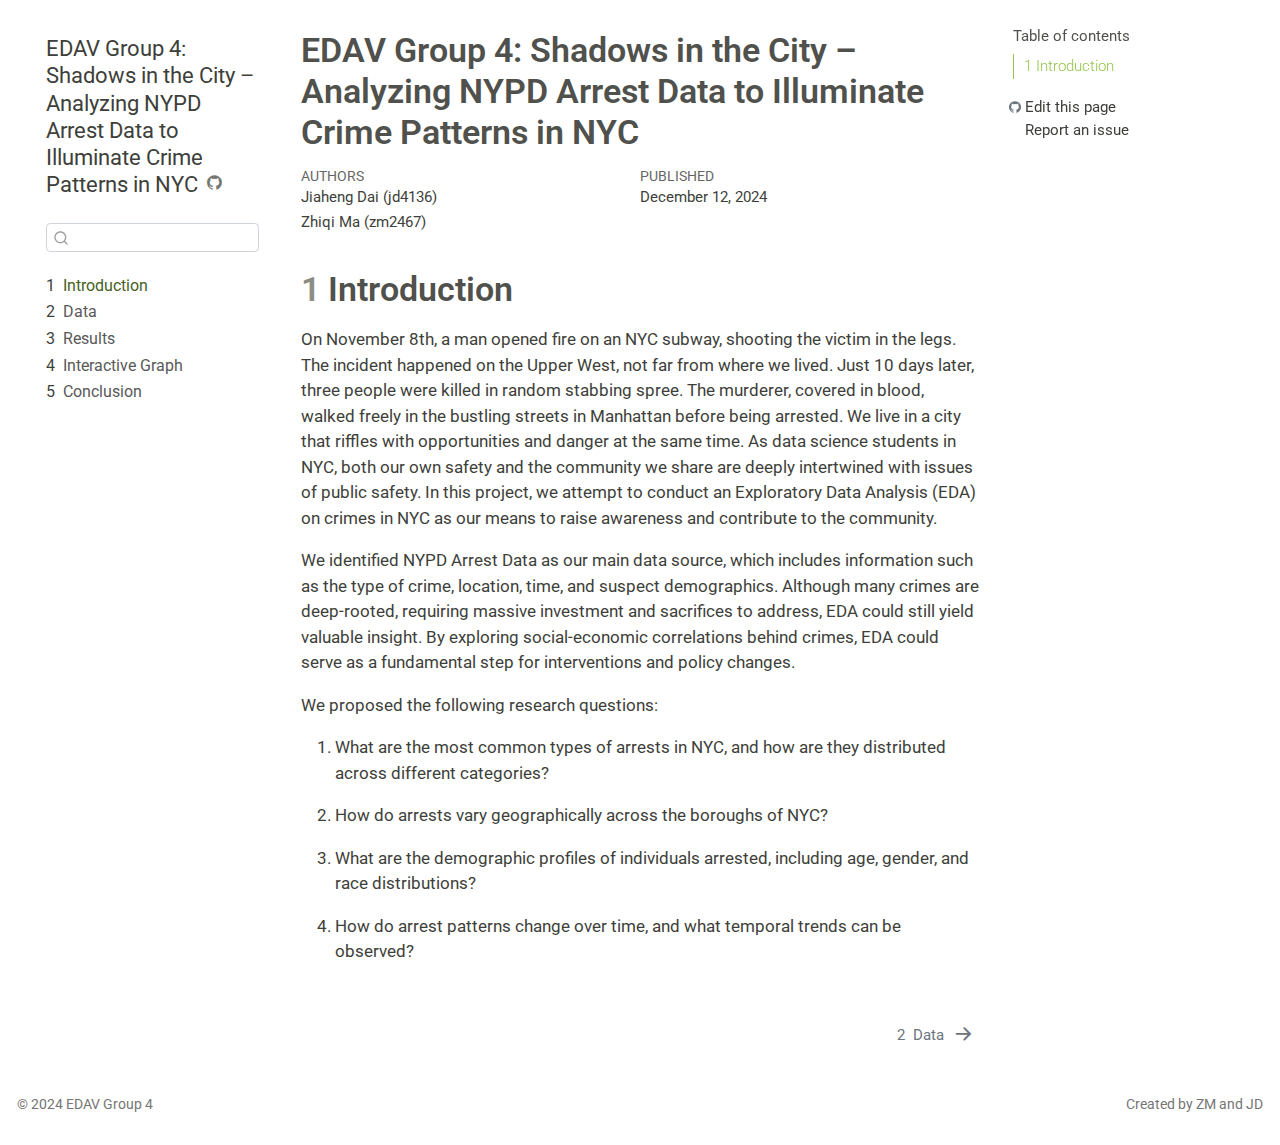
<file: docs/index.html>
<!DOCTYPE html>
<html xmlns="http://www.w3.org/1999/xhtml" lang="en" xml:lang="en"><head>

<meta charset="utf-8">
<meta name="generator" content="quarto-1.3.450">

<meta name="viewport" content="width=device-width, initial-scale=1.0, user-scalable=yes">

<meta name="author" content="Jiaheng Dai (jd4136)">
<meta name="author" content="Zhiqi Ma (zm2467)">
<meta name="dcterms.date" content="2024-12-12">

<title>EDAV Group 4: Shadows in the City – Analyzing NYPD Arrest Data to Illuminate Crime Patterns in NYC</title>
<style>
code{white-space: pre-wrap;}
span.smallcaps{font-variant: small-caps;}
div.columns{display: flex; gap: min(4vw, 1.5em);}
div.column{flex: auto; overflow-x: auto;}
div.hanging-indent{margin-left: 1.5em; text-indent: -1.5em;}
ul.task-list{list-style: none;}
ul.task-list li input[type="checkbox"] {
  width: 0.8em;
  margin: 0 0.8em 0.2em -1em; /* quarto-specific, see https://github.com/quarto-dev/quarto-cli/issues/4556 */ 
  vertical-align: middle;
}
</style>


<script src="site_libs/quarto-nav/quarto-nav.js"></script>
<script src="site_libs/quarto-nav/headroom.min.js"></script>
<script src="site_libs/clipboard/clipboard.min.js"></script>
<script src="site_libs/quarto-search/autocomplete.umd.js"></script>
<script src="site_libs/quarto-search/fuse.min.js"></script>
<script src="site_libs/quarto-search/quarto-search.js"></script>
<meta name="quarto:offset" content="./">
<link href="./data.html" rel="next">
<script src="site_libs/quarto-html/quarto.js"></script>
<script src="site_libs/quarto-html/popper.min.js"></script>
<script src="site_libs/quarto-html/tippy.umd.min.js"></script>
<script src="site_libs/quarto-html/anchor.min.js"></script>
<link href="site_libs/quarto-html/tippy.css" rel="stylesheet">
<script src="site_libs/bootstrap/bootstrap.min.js"></script>
<link href="site_libs/bootstrap/bootstrap-icons.css" rel="stylesheet">
<link href="site_libs/bootstrap/bootstrap.min.css" rel="stylesheet" id="quarto-bootstrap" data-mode="light">
<script id="quarto-search-options" type="application/json">{
  "location": "sidebar",
  "copy-button": false,
  "collapse-after": 3,
  "panel-placement": "start",
  "type": "textbox",
  "limit": 20,
  "language": {
    "search-no-results-text": "No results",
    "search-matching-documents-text": "matching documents",
    "search-copy-link-title": "Copy link to search",
    "search-hide-matches-text": "Hide additional matches",
    "search-more-match-text": "more match in this document",
    "search-more-matches-text": "more matches in this document",
    "search-clear-button-title": "Clear",
    "search-detached-cancel-button-title": "Cancel",
    "search-submit-button-title": "Submit",
    "search-label": "Search"
  }
}</script>


</head>

<body class="nav-sidebar floating">

<div id="quarto-search-results"></div>
  <header id="quarto-header" class="headroom fixed-top">
  <nav class="quarto-secondary-nav">
    <div class="container-fluid d-flex">
      <button type="button" class="quarto-btn-toggle btn" data-bs-toggle="collapse" data-bs-target="#quarto-sidebar,#quarto-sidebar-glass" aria-controls="quarto-sidebar" aria-expanded="false" aria-label="Toggle sidebar navigation" onclick="if (window.quartoToggleHeadroom) { window.quartoToggleHeadroom(); }">
        <i class="bi bi-layout-text-sidebar-reverse"></i>
      </button>
      <nav class="quarto-page-breadcrumbs" aria-label="breadcrumb"><ol class="breadcrumb"><li class="breadcrumb-item"><a href="./index.html"><span class="chapter-number">1</span>&nbsp; <span class="chapter-title">Introduction</span></a></li></ol></nav>
      <a class="flex-grow-1" role="button" data-bs-toggle="collapse" data-bs-target="#quarto-sidebar,#quarto-sidebar-glass" aria-controls="quarto-sidebar" aria-expanded="false" aria-label="Toggle sidebar navigation" onclick="if (window.quartoToggleHeadroom) { window.quartoToggleHeadroom(); }">      
      </a>
      <button type="button" class="btn quarto-search-button" aria-label="" onclick="window.quartoOpenSearch();">
        <i class="bi bi-search"></i>
      </button>
    </div>
  </nav>
</header>
<!-- content -->
<div id="quarto-content" class="quarto-container page-columns page-rows-contents page-layout-article">
<!-- sidebar -->
  <nav id="quarto-sidebar" class="sidebar collapse collapse-horizontal sidebar-navigation floating overflow-auto">
    <div class="pt-lg-2 mt-2 text-left sidebar-header">
    <div class="sidebar-title mb-0 py-0">
      <a href="./">EDAV Group 4: Shadows in the City – Analyzing NYPD Arrest Data to Illuminate Crime Patterns in NYC</a> 
        <div class="sidebar-tools-main">
    <a href="https://github.com/jdai0/EDAV_Final_Project_Group4" rel="" title="Source Code" class="quarto-navigation-tool px-1" aria-label="Source Code"><i class="bi bi-github"></i></a>
</div>
    </div>
      </div>
        <div class="mt-2 flex-shrink-0 align-items-center">
        <div class="sidebar-search">
        <div id="quarto-search" class="" title="Search"></div>
        </div>
        </div>
    <div class="sidebar-menu-container"> 
    <ul class="list-unstyled mt-1">
        <li class="sidebar-item">
  <div class="sidebar-item-container"> 
  <a href="./index.html" class="sidebar-item-text sidebar-link active">
 <span class="menu-text"><span class="chapter-number">1</span>&nbsp; <span class="chapter-title">Introduction</span></span></a>
  </div>
</li>
        <li class="sidebar-item">
  <div class="sidebar-item-container"> 
  <a href="./data.html" class="sidebar-item-text sidebar-link">
 <span class="menu-text"><span class="chapter-number">2</span>&nbsp; <span class="chapter-title">Data</span></span></a>
  </div>
</li>
        <li class="sidebar-item">
  <div class="sidebar-item-container"> 
  <a href="./results.html" class="sidebar-item-text sidebar-link">
 <span class="menu-text"><span class="chapter-number">3</span>&nbsp; <span class="chapter-title">Results</span></span></a>
  </div>
</li>
        <li class="sidebar-item">
  <div class="sidebar-item-container"> 
  <a href="./d3graph.html" class="sidebar-item-text sidebar-link">
 <span class="menu-text"><span class="chapter-number">4</span>&nbsp; <span class="chapter-title">Interactive Graph</span></span></a>
  </div>
</li>
        <li class="sidebar-item">
  <div class="sidebar-item-container"> 
  <a href="./conclusion.html" class="sidebar-item-text sidebar-link">
 <span class="menu-text"><span class="chapter-number">5</span>&nbsp; <span class="chapter-title">Conclusion</span></span></a>
  </div>
</li>
    </ul>
    </div>
</nav>
<div id="quarto-sidebar-glass" data-bs-toggle="collapse" data-bs-target="#quarto-sidebar,#quarto-sidebar-glass"></div>
<!-- margin-sidebar -->
    <div id="quarto-margin-sidebar" class="sidebar margin-sidebar">
        <nav id="TOC" role="doc-toc" class="toc-active">
    <h2 id="toc-title">Table of contents</h2>
   
  <ul>
  <li><a href="#introduction" id="toc-introduction" class="nav-link active" data-scroll-target="#introduction"><span class="header-section-number">1</span> Introduction</a></li>
  </ul>
<div class="toc-actions"><div><i class="bi bi-github"></i></div><div class="action-links"><p><a href="https://github.com/jdai0/EDAV_Final_Project_Group4/edit/main/index.qmd" class="toc-action">Edit this page</a></p><p><a href="https://github.com/jdai0/EDAV_Final_Project_Group4/issues/new" class="toc-action">Report an issue</a></p></div></div></nav>
    </div>
<!-- main -->
<main class="content" id="quarto-document-content">

<header id="title-block-header" class="quarto-title-block default">
<div class="quarto-title">
<h1 class="title">EDAV Group 4: Shadows in the City – Analyzing NYPD Arrest Data to Illuminate Crime Patterns in NYC</h1>
</div>



<div class="quarto-title-meta">

    <div>
    <div class="quarto-title-meta-heading">Authors</div>
    <div class="quarto-title-meta-contents">
             <p>Jiaheng Dai (jd4136) </p>
             <p>Zhiqi Ma (zm2467) </p>
          </div>
  </div>
    
    <div>
    <div class="quarto-title-meta-heading">Published</div>
    <div class="quarto-title-meta-contents">
      <p class="date">December 12, 2024</p>
    </div>
  </div>
  
    
  </div>
  

</header>

<section id="introduction" class="level1" data-number="1">
<h1 data-number="1"><span class="header-section-number">1</span> Introduction</h1>
<p>On November 8th, a man opened fire on an NYC subway, shooting the victim in the legs. The incident happened on the Upper West, not far from where we lived. Just 10 days later, three people were killed in random stabbing spree. The murderer, covered in blood, walked freely in the bustling streets in Manhattan before being arrested. We live in a city that riffles with opportunities and danger at the same time. As data science students in NYC, both our own safety and the community we share are deeply intertwined with issues of public safety. In this project, we attempt to conduct an Exploratory Data Analysis (EDA) on crimes in NYC as our means to raise awareness and contribute to the community.</p>
<p>We identified NYPD Arrest Data as our main data source, which includes information such as the type of crime, location, time, and suspect demographics. Although many crimes are deep-rooted, requiring massive investment and sacrifices to address, EDA could still yield valuable insight. By exploring social-economic correlations behind crimes, EDA could serve as a fundamental step for interventions and policy changes.</p>
<p>We proposed the following research questions:</p>
<ol type="1">
<li><p>What are the most common types of arrests in NYC, and how are they distributed across different categories?</p></li>
<li><p>How do arrests vary geographically across the boroughs of NYC?</p></li>
<li><p>What are the demographic profiles of individuals arrested, including age, gender, and race distributions?</p></li>
<li><p>How do arrest patterns change over time, and what temporal trends can be observed?</p></li>
</ol>


</section>

</main> <!-- /main -->
<script id="quarto-html-after-body" type="application/javascript">
window.document.addEventListener("DOMContentLoaded", function (event) {
  const toggleBodyColorMode = (bsSheetEl) => {
    const mode = bsSheetEl.getAttribute("data-mode");
    const bodyEl = window.document.querySelector("body");
    if (mode === "dark") {
      bodyEl.classList.add("quarto-dark");
      bodyEl.classList.remove("quarto-light");
    } else {
      bodyEl.classList.add("quarto-light");
      bodyEl.classList.remove("quarto-dark");
    }
  }
  const toggleBodyColorPrimary = () => {
    const bsSheetEl = window.document.querySelector("link#quarto-bootstrap");
    if (bsSheetEl) {
      toggleBodyColorMode(bsSheetEl);
    }
  }
  toggleBodyColorPrimary();  
  const icon = "";
  const anchorJS = new window.AnchorJS();
  anchorJS.options = {
    placement: 'right',
    icon: icon
  };
  anchorJS.add('.anchored');
  const isCodeAnnotation = (el) => {
    for (const clz of el.classList) {
      if (clz.startsWith('code-annotation-')) {                     
        return true;
      }
    }
    return false;
  }
  const clipboard = new window.ClipboardJS('.code-copy-button', {
    text: function(trigger) {
      const codeEl = trigger.previousElementSibling.cloneNode(true);
      for (const childEl of codeEl.children) {
        if (isCodeAnnotation(childEl)) {
          childEl.remove();
        }
      }
      return codeEl.innerText;
    }
  });
  clipboard.on('success', function(e) {
    // button target
    const button = e.trigger;
    // don't keep focus
    button.blur();
    // flash "checked"
    button.classList.add('code-copy-button-checked');
    var currentTitle = button.getAttribute("title");
    button.setAttribute("title", "Copied!");
    let tooltip;
    if (window.bootstrap) {
      button.setAttribute("data-bs-toggle", "tooltip");
      button.setAttribute("data-bs-placement", "left");
      button.setAttribute("data-bs-title", "Copied!");
      tooltip = new bootstrap.Tooltip(button, 
        { trigger: "manual", 
          customClass: "code-copy-button-tooltip",
          offset: [0, -8]});
      tooltip.show();    
    }
    setTimeout(function() {
      if (tooltip) {
        tooltip.hide();
        button.removeAttribute("data-bs-title");
        button.removeAttribute("data-bs-toggle");
        button.removeAttribute("data-bs-placement");
      }
      button.setAttribute("title", currentTitle);
      button.classList.remove('code-copy-button-checked');
    }, 1000);
    // clear code selection
    e.clearSelection();
  });
  function tippyHover(el, contentFn) {
    const config = {
      allowHTML: true,
      content: contentFn,
      maxWidth: 500,
      delay: 100,
      arrow: false,
      appendTo: function(el) {
          return el.parentElement;
      },
      interactive: true,
      interactiveBorder: 10,
      theme: 'quarto',
      placement: 'bottom-start'
    };
    window.tippy(el, config); 
  }
  const noterefs = window.document.querySelectorAll('a[role="doc-noteref"]');
  for (var i=0; i<noterefs.length; i++) {
    const ref = noterefs[i];
    tippyHover(ref, function() {
      // use id or data attribute instead here
      let href = ref.getAttribute('data-footnote-href') || ref.getAttribute('href');
      try { href = new URL(href).hash; } catch {}
      const id = href.replace(/^#\/?/, "");
      const note = window.document.getElementById(id);
      return note.innerHTML;
    });
  }
      let selectedAnnoteEl;
      const selectorForAnnotation = ( cell, annotation) => {
        let cellAttr = 'data-code-cell="' + cell + '"';
        let lineAttr = 'data-code-annotation="' +  annotation + '"';
        const selector = 'span[' + cellAttr + '][' + lineAttr + ']';
        return selector;
      }
      const selectCodeLines = (annoteEl) => {
        const doc = window.document;
        const targetCell = annoteEl.getAttribute("data-target-cell");
        const targetAnnotation = annoteEl.getAttribute("data-target-annotation");
        const annoteSpan = window.document.querySelector(selectorForAnnotation(targetCell, targetAnnotation));
        const lines = annoteSpan.getAttribute("data-code-lines").split(",");
        const lineIds = lines.map((line) => {
          return targetCell + "-" + line;
        })
        let top = null;
        let height = null;
        let parent = null;
        if (lineIds.length > 0) {
            //compute the position of the single el (top and bottom and make a div)
            const el = window.document.getElementById(lineIds[0]);
            top = el.offsetTop;
            height = el.offsetHeight;
            parent = el.parentElement.parentElement;
          if (lineIds.length > 1) {
            const lastEl = window.document.getElementById(lineIds[lineIds.length - 1]);
            const bottom = lastEl.offsetTop + lastEl.offsetHeight;
            height = bottom - top;
          }
          if (top !== null && height !== null && parent !== null) {
            // cook up a div (if necessary) and position it 
            let div = window.document.getElementById("code-annotation-line-highlight");
            if (div === null) {
              div = window.document.createElement("div");
              div.setAttribute("id", "code-annotation-line-highlight");
              div.style.position = 'absolute';
              parent.appendChild(div);
            }
            div.style.top = top - 2 + "px";
            div.style.height = height + 4 + "px";
            let gutterDiv = window.document.getElementById("code-annotation-line-highlight-gutter");
            if (gutterDiv === null) {
              gutterDiv = window.document.createElement("div");
              gutterDiv.setAttribute("id", "code-annotation-line-highlight-gutter");
              gutterDiv.style.position = 'absolute';
              const codeCell = window.document.getElementById(targetCell);
              const gutter = codeCell.querySelector('.code-annotation-gutter');
              gutter.appendChild(gutterDiv);
            }
            gutterDiv.style.top = top - 2 + "px";
            gutterDiv.style.height = height + 4 + "px";
          }
          selectedAnnoteEl = annoteEl;
        }
      };
      const unselectCodeLines = () => {
        const elementsIds = ["code-annotation-line-highlight", "code-annotation-line-highlight-gutter"];
        elementsIds.forEach((elId) => {
          const div = window.document.getElementById(elId);
          if (div) {
            div.remove();
          }
        });
        selectedAnnoteEl = undefined;
      };
      // Attach click handler to the DT
      const annoteDls = window.document.querySelectorAll('dt[data-target-cell]');
      for (const annoteDlNode of annoteDls) {
        annoteDlNode.addEventListener('click', (event) => {
          const clickedEl = event.target;
          if (clickedEl !== selectedAnnoteEl) {
            unselectCodeLines();
            const activeEl = window.document.querySelector('dt[data-target-cell].code-annotation-active');
            if (activeEl) {
              activeEl.classList.remove('code-annotation-active');
            }
            selectCodeLines(clickedEl);
            clickedEl.classList.add('code-annotation-active');
          } else {
            // Unselect the line
            unselectCodeLines();
            clickedEl.classList.remove('code-annotation-active');
          }
        });
      }
  const findCites = (el) => {
    const parentEl = el.parentElement;
    if (parentEl) {
      const cites = parentEl.dataset.cites;
      if (cites) {
        return {
          el,
          cites: cites.split(' ')
        };
      } else {
        return findCites(el.parentElement)
      }
    } else {
      return undefined;
    }
  };
  var bibliorefs = window.document.querySelectorAll('a[role="doc-biblioref"]');
  for (var i=0; i<bibliorefs.length; i++) {
    const ref = bibliorefs[i];
    const citeInfo = findCites(ref);
    if (citeInfo) {
      tippyHover(citeInfo.el, function() {
        var popup = window.document.createElement('div');
        citeInfo.cites.forEach(function(cite) {
          var citeDiv = window.document.createElement('div');
          citeDiv.classList.add('hanging-indent');
          citeDiv.classList.add('csl-entry');
          var biblioDiv = window.document.getElementById('ref-' + cite);
          if (biblioDiv) {
            citeDiv.innerHTML = biblioDiv.innerHTML;
          }
          popup.appendChild(citeDiv);
        });
        return popup.innerHTML;
      });
    }
  }
});
</script>
<nav class="page-navigation">
  <div class="nav-page nav-page-previous">
  </div>
  <div class="nav-page nav-page-next">
      <a href="./data.html" class="pagination-link">
        <span class="nav-page-text"><span class="chapter-number">2</span>&nbsp; <span class="chapter-title">Data</span></span> <i class="bi bi-arrow-right-short"></i>
      </a>
  </div>
</nav>
</div> <!-- /content -->
<footer class="footer">
  <div class="nav-footer">
    <div class="nav-footer-left">© 2024 EDAV Group 4</div>   
    <div class="nav-footer-center">
      &nbsp;
    </div>
    <div class="nav-footer-right">Created by ZM and JD</div>
  </div>
</footer>



</body></html>
</file>
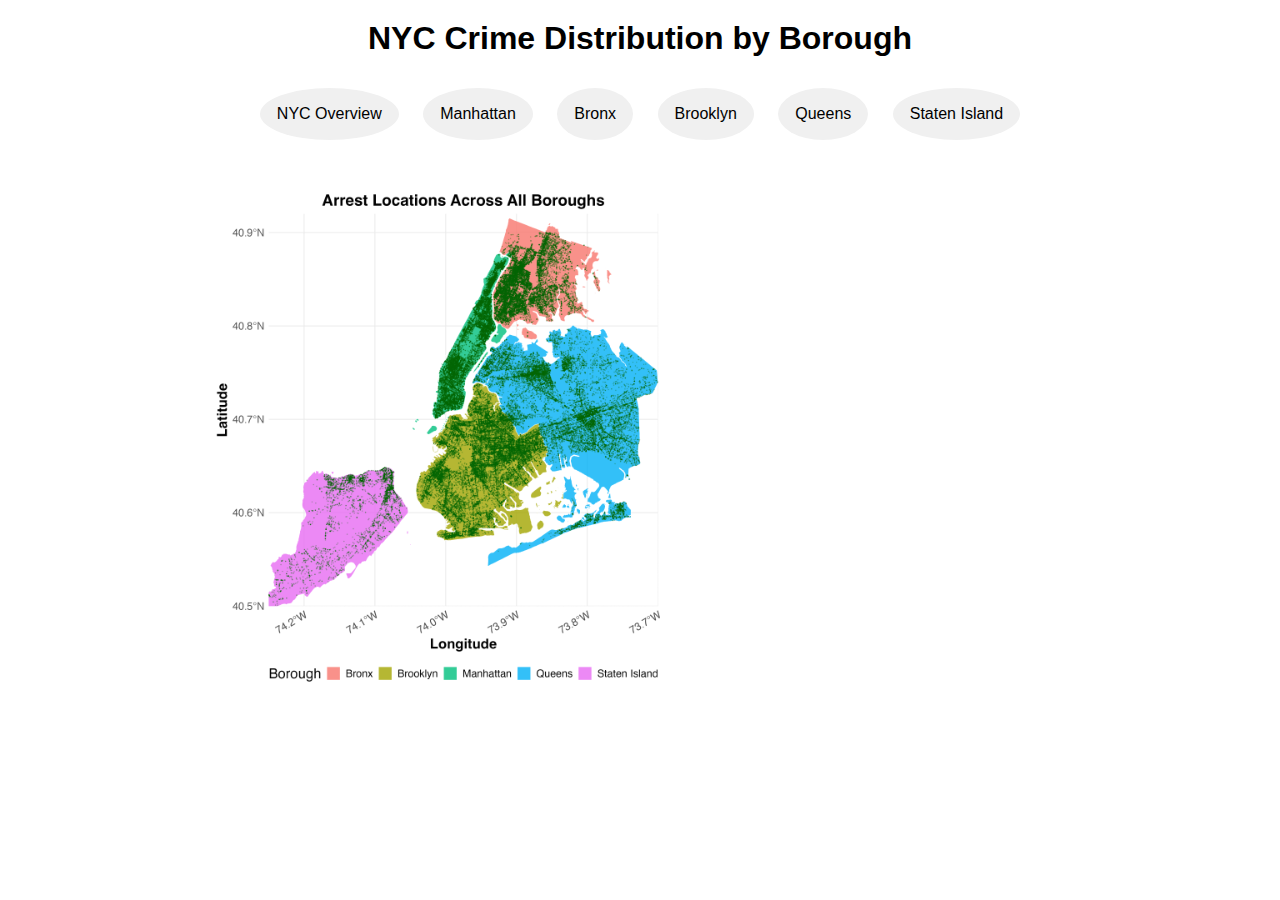
<file: test.html>
<html lang="en">
<head>
  <meta charset="UTF-8">
  <meta name="viewport" content="width=device-width, initial-scale=1.0">
  <title>NYC Crime Distribution</title>
  <style>
    body {
      font-family: Arial, sans-serif;
      text-align: center;
      margin: 20px;
    }
    .button-group {
      margin: 20px;
    }
    button {
  margin: 10px;
  padding: 15px; /* Ensure enough space for the circular shape */
  font-size: 16px;
  cursor: pointer;
  border: 2px solid transparent; /* Default border */
  border-radius: 50%; /* Makes the button circular */
  background-color: #f0f0f0; /* Button background color */
  transition: border 0.3s ease, background-color 0.3s ease;
    }

    button:focus {
  outline: none; /* Remove default outline */
  border: 2px dotted #007BFF; /* Dotted border when clicked */
  background-color: #e6f7ff; /* Optional background color change */
    }

    button:hover {
      background-color: #d9d9d9; /* Slightly darker background on hover */
    }
    #image-container {
      margin-top: 20px;
      display: inline-block;
    }
    #chart-container {
      margin-top: 20px;
      display: inline-block;
      width: 400px;
      height: 300px;
    }
    img {
      max-width: 100%;
      max-height: 500px;
    }
    .bar {
      fill: steelblue;
    }
    .bar:hover {
      fill: darkorange;
    }
    .axis-label {
      font-size: 12px;
    }
  </style>
</head>
<body>

<h1>NYC Crime Distribution by Borough</h1>

<div class="button-group">
  <button onclick="showImage('NYC')">NYC Overview</button>
  <button onclick="showImage('Manhattan')">Manhattan</button>
  <button onclick="showImage('Bronx')">Bronx</button>
  <button onclick="showImage('Brooklyn')">Brooklyn</button>
  <button onclick="showImage('Queens')">Queens</button>
  <button onclick="showImage('Staten Island')">Staten Island</button>
</div>

<div id="visualizations">
  <div id="image-container">
    <p>Select a borough to view the crime distribution.</p>
  </div>
  <div id="chart-container">
    <!-- D3 bar chart will be rendered here -->
  </div>
</div>

<script src="./data/data.js"></script>
<script src="https://d3js.org/d3.v7.min.js"></script>
<script>

  // Function to dynamically display the correct image and bar chart
  function showImage(borough) {
    // Update the image
    const imageContainer = document.getElementById('image-container');
    imageContainer.innerHTML = `<img src="images/arrest_locations_${borough}.png" alt="${borough} Crime Distribution">`;

    // Render the bar chart
    renderBarChart(borough);
  }
  
  function renderBarChart(boroughName) {
    const boroughMapping = {
      "Brooklyn": "B",
      "Manhattan": "M",
      "Bronx": "X",
      "Queens": "Q",
      "Staten Island": "S"
    };
    if (boroughName === "NYC") {
    // Use the entire dataset for "NYC"
    boroughData = data;
  } else {
    const borough = boroughMapping[boroughName];

    if (!borough) {
      console.error(`No abbreviation found for borough: ${boroughName}`);
      return;
    }

    boroughData = data.find(d => d.ARREST_BORO === borough);

    if (!boroughData) {
      console.error(`No data found for borough: ${boroughName}`);
      return;
    }
  }

  const crimes = boroughName === "NYC"
    ? boroughData.flatMap(d => d.crimes) // Flatten crimes for all boroughs
    : boroughData.crimes;
    
  // Process crimes data
  const aggregatedData = crimes.reduce((acc, crime) => {
    const crimeType = crime.OFNS_DESC[0];
    const count = crime.count[0];

    if (!acc[crimeType]) {
      acc[crimeType] = 0;
    }

    acc[crimeType] += count;

    return acc;
  }, {});

  // Convert aggregated data into an array for sorting and visualization
  const processedData = Object.entries(aggregatedData)
    .map(([OFNS_DESC, count]) => ({ OFNS_DESC, count }))
    .sort((a, b) => b.count - a.count);

  const topCrimes = processedData.slice(0, 10);
  const finalData = [
    ...topCrimes
  ];

  // D3 visualization
  const chartContainer = d3.select("#chart-container");
  chartContainer.selectAll("*").remove();

  const width = 500;
  const height = 450;
  const margin = { top: 50, right: 50, bottom: 100, left: 50 };

  const svg = chartContainer
    .append("svg")
    .attr("width", width)
    .attr("height", height);

  const xScale = d3.scaleBand()
    .domain(finalData.map(d => d.OFNS_DESC))
    .range([margin.left, width - margin.right])
    .padding(0.2);

  const yScale = d3.scaleLinear()
    .domain([0, d3.max(finalData, d => d.count)])
    .range([height - margin.bottom, margin.top]);

  // Create a tooltip div
  const tooltip = d3.select("body")
    .append("div")
    .attr("class", "tooltip")
    .style("position", "absolute")
    .style("background", "lightgray")
    .style("border", "1px solid black")
    .style("border-radius", "4px")
    .style("padding", "8px")
    .style("opacity", 0)
    .style("pointer-events", "none"); // Prevent tooltip from blocking events

  // Draw bars
  svg.selectAll(".bar")
    .data(finalData)
    .enter()
    .append("rect")
    .attr("class", "bar")
    .attr("x", d => xScale(d.OFNS_DESC))
    .attr("y", d => yScale(d.count))
    .attr("width", xScale.bandwidth())
    .attr("height", d => height - margin.bottom - yScale(d.count))
    .attr("fill", "steelblue")
    .style("pointer-events", "all") // Ensure bars are fully interactive
    .on("mouseover", function (event, d) {
      d3.select(this).raise(); // Bring the bar to the front
      tooltip
        .style("opacity", 1)
        .html(`Crime: ${d.OFNS_DESC}<br>Count: ${d.count}`);
    })
    .on("mousemove", function (event) {
      tooltip
        .style("left", `${event.pageX + 10}px`)
        .style("top", `${event.pageY - 20}px`);
    })
    .on("mouseout", function () {
      tooltip.style("opacity", 0);
    })

  // Ensure text elements do not interfere with hover
  svg.selectAll("text")
    .style("pointer-events", "none");

  svg.append("g")
    .attr("transform", `translate(0,${height - margin.bottom})`)
    .call(d3.axisBottom(xScale))
    .selectAll("text")
    .attr("transform", "rotate(-45)")
    .style("text-anchor", "end")
    .style("font-size", "10px");

  svg.append("g")
    .attr("transform", `translate(${margin.left},0)`)
    .call(d3.axisLeft(yScale))
    .selectAll("text")
    .style("font-size", "10px");

  svg.append("text")
    .attr("x", width / 2)
    .attr("y", margin.top - 10)
    .attr("text-anchor", "middle")
    .style("font-size", "14px")
    .style("font-weight", "bold")
    .text(`Top 10 Crime Categories in ${boroughName}`);
}
window.onload = () => showImage('NYC');
</script>

</body>
</html>
</file>
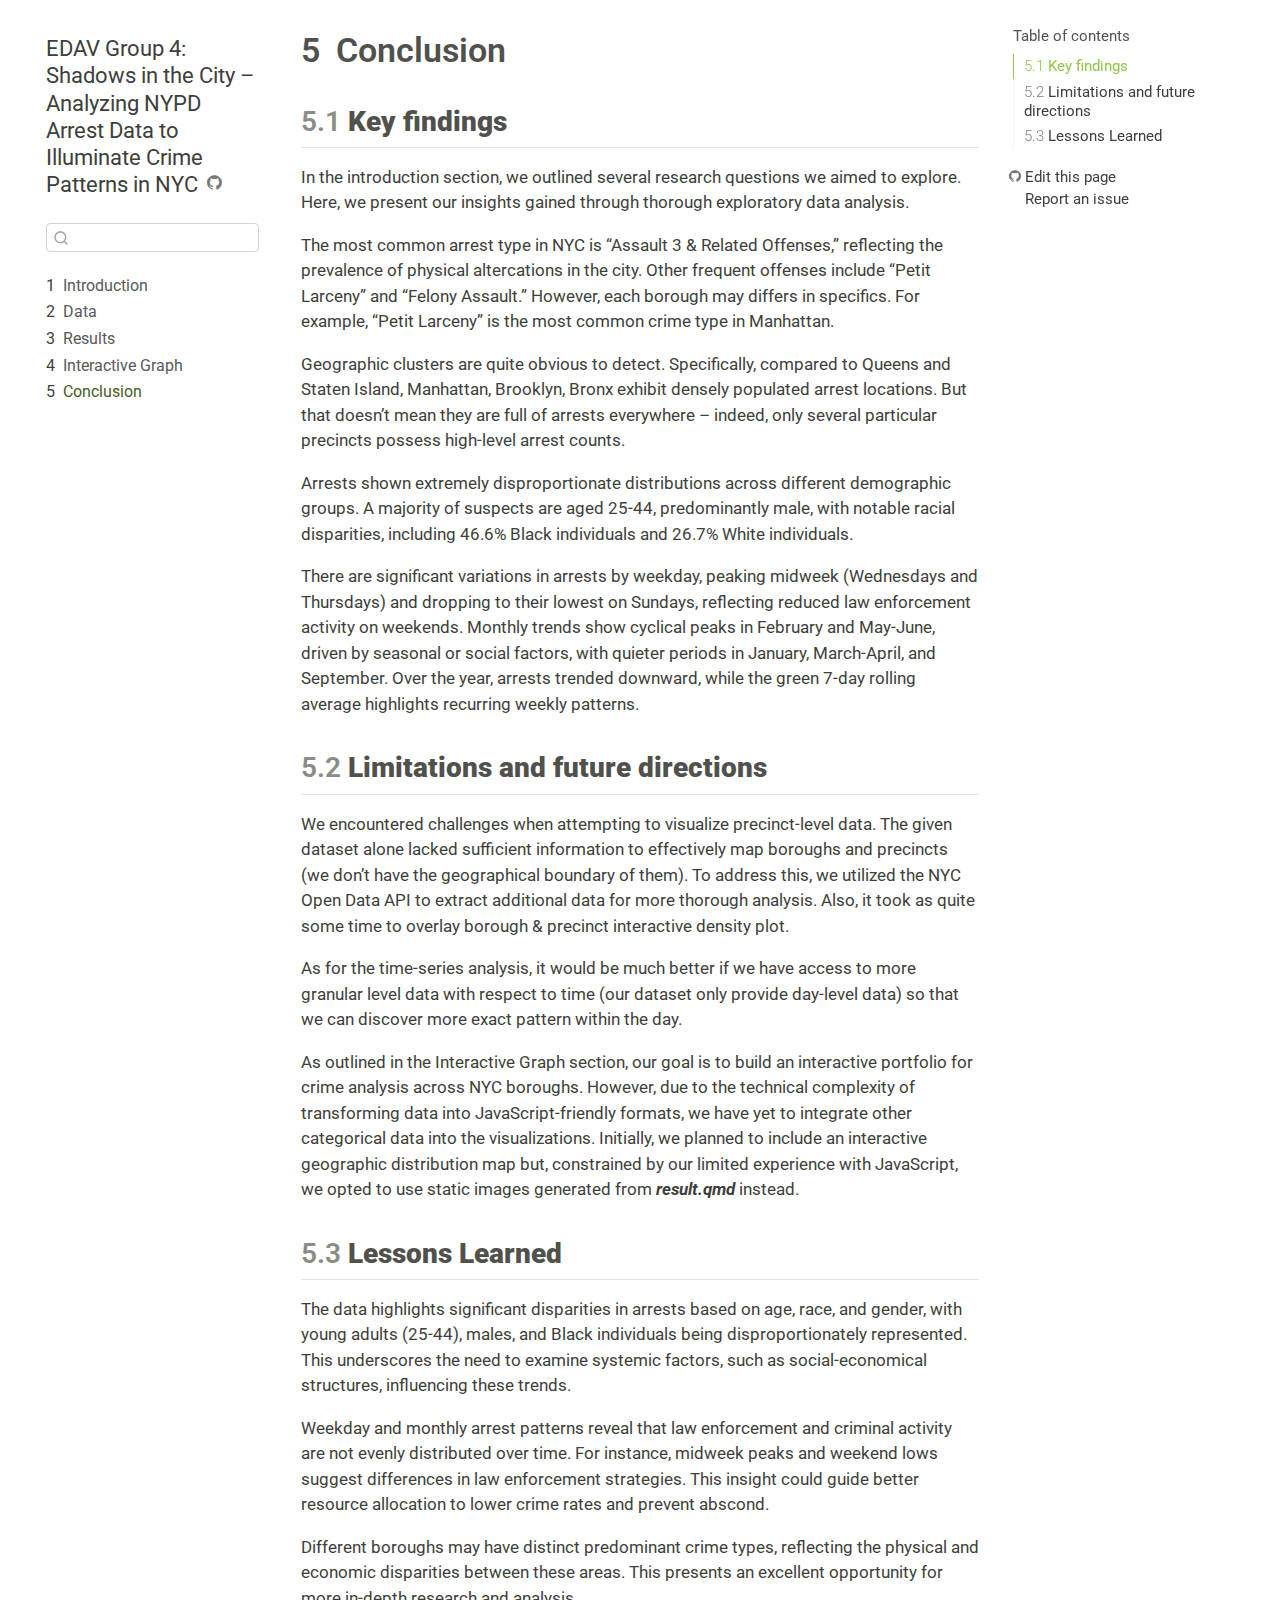
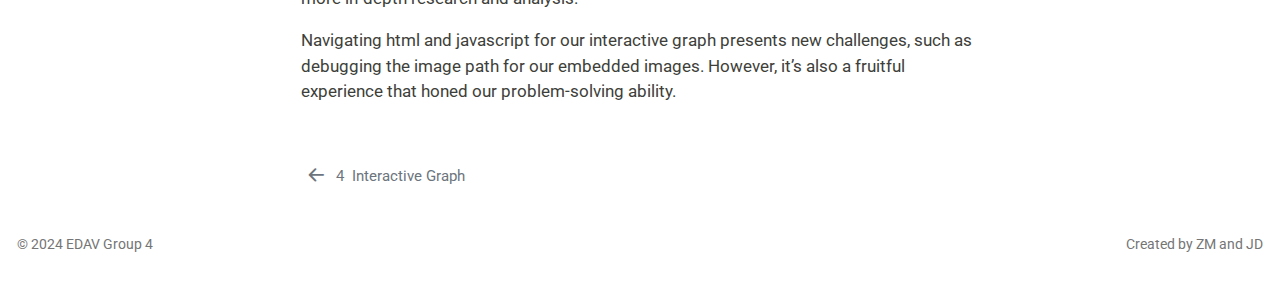
<file: docs/conclusion.html>
<!DOCTYPE html>
<html xmlns="http://www.w3.org/1999/xhtml" lang="en" xml:lang="en"><head>

<meta charset="utf-8">
<meta name="generator" content="quarto-1.3.450">

<meta name="viewport" content="width=device-width, initial-scale=1.0, user-scalable=yes">


<title>EDAV Group 4: Shadows in the City – Analyzing NYPD Arrest Data to Illuminate Crime Patterns in NYC - 5&nbsp; Conclusion</title>
<style>
code{white-space: pre-wrap;}
span.smallcaps{font-variant: small-caps;}
div.columns{display: flex; gap: min(4vw, 1.5em);}
div.column{flex: auto; overflow-x: auto;}
div.hanging-indent{margin-left: 1.5em; text-indent: -1.5em;}
ul.task-list{list-style: none;}
ul.task-list li input[type="checkbox"] {
  width: 0.8em;
  margin: 0 0.8em 0.2em -1em; /* quarto-specific, see https://github.com/quarto-dev/quarto-cli/issues/4556 */ 
  vertical-align: middle;
}
</style>


<script src="site_libs/quarto-nav/quarto-nav.js"></script>
<script src="site_libs/quarto-nav/headroom.min.js"></script>
<script src="site_libs/clipboard/clipboard.min.js"></script>
<script src="site_libs/quarto-search/autocomplete.umd.js"></script>
<script src="site_libs/quarto-search/fuse.min.js"></script>
<script src="site_libs/quarto-search/quarto-search.js"></script>
<meta name="quarto:offset" content="./">
<link href="./d3graph.html" rel="prev">
<script src="site_libs/quarto-html/quarto.js"></script>
<script src="site_libs/quarto-html/popper.min.js"></script>
<script src="site_libs/quarto-html/tippy.umd.min.js"></script>
<script src="site_libs/quarto-html/anchor.min.js"></script>
<link href="site_libs/quarto-html/tippy.css" rel="stylesheet">
<script src="site_libs/bootstrap/bootstrap.min.js"></script>
<link href="site_libs/bootstrap/bootstrap-icons.css" rel="stylesheet">
<link href="site_libs/bootstrap/bootstrap.min.css" rel="stylesheet" id="quarto-bootstrap" data-mode="light">
<script id="quarto-search-options" type="application/json">{
  "location": "sidebar",
  "copy-button": false,
  "collapse-after": 3,
  "panel-placement": "start",
  "type": "textbox",
  "limit": 20,
  "language": {
    "search-no-results-text": "No results",
    "search-matching-documents-text": "matching documents",
    "search-copy-link-title": "Copy link to search",
    "search-hide-matches-text": "Hide additional matches",
    "search-more-match-text": "more match in this document",
    "search-more-matches-text": "more matches in this document",
    "search-clear-button-title": "Clear",
    "search-detached-cancel-button-title": "Cancel",
    "search-submit-button-title": "Submit",
    "search-label": "Search"
  }
}</script>


</head>

<body class="nav-sidebar floating">

<div id="quarto-search-results"></div>
  <header id="quarto-header" class="headroom fixed-top">
  <nav class="quarto-secondary-nav">
    <div class="container-fluid d-flex">
      <button type="button" class="quarto-btn-toggle btn" data-bs-toggle="collapse" data-bs-target="#quarto-sidebar,#quarto-sidebar-glass" aria-controls="quarto-sidebar" aria-expanded="false" aria-label="Toggle sidebar navigation" onclick="if (window.quartoToggleHeadroom) { window.quartoToggleHeadroom(); }">
        <i class="bi bi-layout-text-sidebar-reverse"></i>
      </button>
      <nav class="quarto-page-breadcrumbs" aria-label="breadcrumb"><ol class="breadcrumb"><li class="breadcrumb-item"><a href="./conclusion.html"><span class="chapter-number">5</span>&nbsp; <span class="chapter-title">Conclusion</span></a></li></ol></nav>
      <a class="flex-grow-1" role="button" data-bs-toggle="collapse" data-bs-target="#quarto-sidebar,#quarto-sidebar-glass" aria-controls="quarto-sidebar" aria-expanded="false" aria-label="Toggle sidebar navigation" onclick="if (window.quartoToggleHeadroom) { window.quartoToggleHeadroom(); }">      
      </a>
      <button type="button" class="btn quarto-search-button" aria-label="" onclick="window.quartoOpenSearch();">
        <i class="bi bi-search"></i>
      </button>
    </div>
  </nav>
</header>
<!-- content -->
<div id="quarto-content" class="quarto-container page-columns page-rows-contents page-layout-article">
<!-- sidebar -->
  <nav id="quarto-sidebar" class="sidebar collapse collapse-horizontal sidebar-navigation floating overflow-auto">
    <div class="pt-lg-2 mt-2 text-left sidebar-header">
    <div class="sidebar-title mb-0 py-0">
      <a href="./">EDAV Group 4: Shadows in the City – Analyzing NYPD Arrest Data to Illuminate Crime Patterns in NYC</a> 
        <div class="sidebar-tools-main">
    <a href="https://github.com/jdai0/EDAV_Final_Project_Group4" rel="" title="Source Code" class="quarto-navigation-tool px-1" aria-label="Source Code"><i class="bi bi-github"></i></a>
</div>
    </div>
      </div>
        <div class="mt-2 flex-shrink-0 align-items-center">
        <div class="sidebar-search">
        <div id="quarto-search" class="" title="Search"></div>
        </div>
        </div>
    <div class="sidebar-menu-container"> 
    <ul class="list-unstyled mt-1">
        <li class="sidebar-item">
  <div class="sidebar-item-container"> 
  <a href="./index.html" class="sidebar-item-text sidebar-link">
 <span class="menu-text"><span class="chapter-number">1</span>&nbsp; <span class="chapter-title">Introduction</span></span></a>
  </div>
</li>
        <li class="sidebar-item">
  <div class="sidebar-item-container"> 
  <a href="./data.html" class="sidebar-item-text sidebar-link">
 <span class="menu-text"><span class="chapter-number">2</span>&nbsp; <span class="chapter-title">Data</span></span></a>
  </div>
</li>
        <li class="sidebar-item">
  <div class="sidebar-item-container"> 
  <a href="./results.html" class="sidebar-item-text sidebar-link">
 <span class="menu-text"><span class="chapter-number">3</span>&nbsp; <span class="chapter-title">Results</span></span></a>
  </div>
</li>
        <li class="sidebar-item">
  <div class="sidebar-item-container"> 
  <a href="./d3graph.html" class="sidebar-item-text sidebar-link">
 <span class="menu-text"><span class="chapter-number">4</span>&nbsp; <span class="chapter-title">Interactive Graph</span></span></a>
  </div>
</li>
        <li class="sidebar-item">
  <div class="sidebar-item-container"> 
  <a href="./conclusion.html" class="sidebar-item-text sidebar-link active">
 <span class="menu-text"><span class="chapter-number">5</span>&nbsp; <span class="chapter-title">Conclusion</span></span></a>
  </div>
</li>
    </ul>
    </div>
</nav>
<div id="quarto-sidebar-glass" data-bs-toggle="collapse" data-bs-target="#quarto-sidebar,#quarto-sidebar-glass"></div>
<!-- margin-sidebar -->
    <div id="quarto-margin-sidebar" class="sidebar margin-sidebar">
        <nav id="TOC" role="doc-toc" class="toc-active">
    <h2 id="toc-title">Table of contents</h2>
   
  <ul>
  <li><a href="#key-findings" id="toc-key-findings" class="nav-link active" data-scroll-target="#key-findings"><span class="header-section-number">5.1</span> <strong>Key findings</strong></a></li>
  <li><a href="#limitations-and-future-directions" id="toc-limitations-and-future-directions" class="nav-link" data-scroll-target="#limitations-and-future-directions"><span class="header-section-number">5.2</span> <strong>Limitations and future directions</strong></a></li>
  <li><a href="#lessons-learned" id="toc-lessons-learned" class="nav-link" data-scroll-target="#lessons-learned"><span class="header-section-number">5.3</span> <strong>Lessons Learned</strong></a></li>
  </ul>
<div class="toc-actions"><div><i class="bi bi-github"></i></div><div class="action-links"><p><a href="https://github.com/jdai0/EDAV_Final_Project_Group4/edit/main/conclusion.qmd" class="toc-action">Edit this page</a></p><p><a href="https://github.com/jdai0/EDAV_Final_Project_Group4/issues/new" class="toc-action">Report an issue</a></p></div></div></nav>
    </div>
<!-- main -->
<main class="content" id="quarto-document-content">

<header id="title-block-header" class="quarto-title-block default">
<div class="quarto-title">
<h1 class="title"><span class="chapter-number">5</span>&nbsp; <span class="chapter-title">Conclusion</span></h1>
</div>



<div class="quarto-title-meta">

    
  
    
  </div>
  

</header>

<section id="key-findings" class="level2" data-number="5.1">
<h2 data-number="5.1" class="anchored" data-anchor-id="key-findings"><span class="header-section-number">5.1</span> <strong>Key findings</strong></h2>
<p>In the introduction section, we outlined several research questions we aimed to explore. Here, we present our insights gained through thorough exploratory data analysis.</p>
<p>The most common arrest type in NYC is “Assault 3 &amp; Related Offenses,” reflecting the prevalence of physical altercations in the city. Other frequent offenses include “Petit Larceny” and “Felony Assault.” However, each borough may differs in specifics. For example, “Petit Larceny” is the most common crime type in Manhattan.</p>
<p>Geographic clusters are quite obvious to detect. Specifically, compared to Queens and Staten Island, Manhattan, Brooklyn, Bronx exhibit densely populated arrest locations. But that doesn’t mean they are full of arrests everywhere – indeed, only several particular precincts possess high-level arrest counts.</p>
<p>Arrests shown extremely disproportionate distributions across different demographic groups. A majority of suspects are aged 25-44, predominantly male, with notable racial disparities, including 46.6% Black individuals and 26.7% White individuals.</p>
<p>There are significant variations in arrests by weekday, peaking midweek (Wednesdays and Thursdays) and dropping to their lowest on Sundays, reflecting reduced law enforcement activity on weekends. Monthly trends show cyclical peaks in February and May-June, driven by seasonal or social factors, with quieter periods in January, March-April, and September. Over the year, arrests trended downward, while the green 7-day rolling average highlights recurring weekly patterns.</p>
</section>
<section id="limitations-and-future-directions" class="level2" data-number="5.2">
<h2 data-number="5.2" class="anchored" data-anchor-id="limitations-and-future-directions"><span class="header-section-number">5.2</span> <strong>Limitations and future directions</strong></h2>
<p>We encountered challenges when attempting to visualize precinct-level data. The given dataset alone lacked sufficient information to effectively map boroughs and precincts (we don’t have the geographical boundary of them). To address this, we utilized the NYC Open Data API to extract additional data for more thorough analysis. Also, it took as quite some time to overlay borough &amp; precinct interactive density plot.</p>
<p>As for the time-series analysis, it would be much better if we have access to more granular level data with respect to time (our dataset only provide day-level data) so that we can discover more exact pattern within the day.</p>
<p>As outlined in the Interactive Graph section, our goal is to build an interactive portfolio for crime analysis across NYC boroughs. However, due to the technical complexity of transforming data into JavaScript-friendly formats, we have yet to integrate other categorical data into the visualizations. Initially, we planned to include an interactive geographic distribution map but, constrained by our limited experience with JavaScript, we opted to use static images generated from <strong><em>result.qmd</em></strong> instead.</p>
</section>
<section id="lessons-learned" class="level2" data-number="5.3">
<h2 data-number="5.3" class="anchored" data-anchor-id="lessons-learned"><span class="header-section-number">5.3</span> <strong>Lessons Learned</strong></h2>
<p>The data highlights significant disparities in arrests based on age, race, and gender, with young adults (25-44), males, and Black individuals being disproportionately represented. This underscores the need to examine systemic factors, such as social-economical structures, influencing these trends.</p>
<p>Weekday and monthly arrest patterns reveal that law enforcement and criminal activity are not evenly distributed over time. For instance, midweek peaks and weekend lows suggest differences in law enforcement strategies. This insight could guide better resource allocation to lower crime rates and prevent abscond.</p>
<p>Different boroughs may have distinct predominant crime types, reflecting the physical and economic disparities between these areas. This presents an excellent opportunity for more in-depth research and analysis.</p>
<p>Navigating html and javascript for our interactive graph presents new challenges, such as debugging the image path for our embedded images. However, it’s also a fruitful experience that honed our problem-solving ability.</p>


</section>

</main> <!-- /main -->
<script id="quarto-html-after-body" type="application/javascript">
window.document.addEventListener("DOMContentLoaded", function (event) {
  const toggleBodyColorMode = (bsSheetEl) => {
    const mode = bsSheetEl.getAttribute("data-mode");
    const bodyEl = window.document.querySelector("body");
    if (mode === "dark") {
      bodyEl.classList.add("quarto-dark");
      bodyEl.classList.remove("quarto-light");
    } else {
      bodyEl.classList.add("quarto-light");
      bodyEl.classList.remove("quarto-dark");
    }
  }
  const toggleBodyColorPrimary = () => {
    const bsSheetEl = window.document.querySelector("link#quarto-bootstrap");
    if (bsSheetEl) {
      toggleBodyColorMode(bsSheetEl);
    }
  }
  toggleBodyColorPrimary();  
  const icon = "";
  const anchorJS = new window.AnchorJS();
  anchorJS.options = {
    placement: 'right',
    icon: icon
  };
  anchorJS.add('.anchored');
  const isCodeAnnotation = (el) => {
    for (const clz of el.classList) {
      if (clz.startsWith('code-annotation-')) {                     
        return true;
      }
    }
    return false;
  }
  const clipboard = new window.ClipboardJS('.code-copy-button', {
    text: function(trigger) {
      const codeEl = trigger.previousElementSibling.cloneNode(true);
      for (const childEl of codeEl.children) {
        if (isCodeAnnotation(childEl)) {
          childEl.remove();
        }
      }
      return codeEl.innerText;
    }
  });
  clipboard.on('success', function(e) {
    // button target
    const button = e.trigger;
    // don't keep focus
    button.blur();
    // flash "checked"
    button.classList.add('code-copy-button-checked');
    var currentTitle = button.getAttribute("title");
    button.setAttribute("title", "Copied!");
    let tooltip;
    if (window.bootstrap) {
      button.setAttribute("data-bs-toggle", "tooltip");
      button.setAttribute("data-bs-placement", "left");
      button.setAttribute("data-bs-title", "Copied!");
      tooltip = new bootstrap.Tooltip(button, 
        { trigger: "manual", 
          customClass: "code-copy-button-tooltip",
          offset: [0, -8]});
      tooltip.show();    
    }
    setTimeout(function() {
      if (tooltip) {
        tooltip.hide();
        button.removeAttribute("data-bs-title");
        button.removeAttribute("data-bs-toggle");
        button.removeAttribute("data-bs-placement");
      }
      button.setAttribute("title", currentTitle);
      button.classList.remove('code-copy-button-checked');
    }, 1000);
    // clear code selection
    e.clearSelection();
  });
  function tippyHover(el, contentFn) {
    const config = {
      allowHTML: true,
      content: contentFn,
      maxWidth: 500,
      delay: 100,
      arrow: false,
      appendTo: function(el) {
          return el.parentElement;
      },
      interactive: true,
      interactiveBorder: 10,
      theme: 'quarto',
      placement: 'bottom-start'
    };
    window.tippy(el, config); 
  }
  const noterefs = window.document.querySelectorAll('a[role="doc-noteref"]');
  for (var i=0; i<noterefs.length; i++) {
    const ref = noterefs[i];
    tippyHover(ref, function() {
      // use id or data attribute instead here
      let href = ref.getAttribute('data-footnote-href') || ref.getAttribute('href');
      try { href = new URL(href).hash; } catch {}
      const id = href.replace(/^#\/?/, "");
      const note = window.document.getElementById(id);
      return note.innerHTML;
    });
  }
      let selectedAnnoteEl;
      const selectorForAnnotation = ( cell, annotation) => {
        let cellAttr = 'data-code-cell="' + cell + '"';
        let lineAttr = 'data-code-annotation="' +  annotation + '"';
        const selector = 'span[' + cellAttr + '][' + lineAttr + ']';
        return selector;
      }
      const selectCodeLines = (annoteEl) => {
        const doc = window.document;
        const targetCell = annoteEl.getAttribute("data-target-cell");
        const targetAnnotation = annoteEl.getAttribute("data-target-annotation");
        const annoteSpan = window.document.querySelector(selectorForAnnotation(targetCell, targetAnnotation));
        const lines = annoteSpan.getAttribute("data-code-lines").split(",");
        const lineIds = lines.map((line) => {
          return targetCell + "-" + line;
        })
        let top = null;
        let height = null;
        let parent = null;
        if (lineIds.length > 0) {
            //compute the position of the single el (top and bottom and make a div)
            const el = window.document.getElementById(lineIds[0]);
            top = el.offsetTop;
            height = el.offsetHeight;
            parent = el.parentElement.parentElement;
          if (lineIds.length > 1) {
            const lastEl = window.document.getElementById(lineIds[lineIds.length - 1]);
            const bottom = lastEl.offsetTop + lastEl.offsetHeight;
            height = bottom - top;
          }
          if (top !== null && height !== null && parent !== null) {
            // cook up a div (if necessary) and position it 
            let div = window.document.getElementById("code-annotation-line-highlight");
            if (div === null) {
              div = window.document.createElement("div");
              div.setAttribute("id", "code-annotation-line-highlight");
              div.style.position = 'absolute';
              parent.appendChild(div);
            }
            div.style.top = top - 2 + "px";
            div.style.height = height + 4 + "px";
            let gutterDiv = window.document.getElementById("code-annotation-line-highlight-gutter");
            if (gutterDiv === null) {
              gutterDiv = window.document.createElement("div");
              gutterDiv.setAttribute("id", "code-annotation-line-highlight-gutter");
              gutterDiv.style.position = 'absolute';
              const codeCell = window.document.getElementById(targetCell);
              const gutter = codeCell.querySelector('.code-annotation-gutter');
              gutter.appendChild(gutterDiv);
            }
            gutterDiv.style.top = top - 2 + "px";
            gutterDiv.style.height = height + 4 + "px";
          }
          selectedAnnoteEl = annoteEl;
        }
      };
      const unselectCodeLines = () => {
        const elementsIds = ["code-annotation-line-highlight", "code-annotation-line-highlight-gutter"];
        elementsIds.forEach((elId) => {
          const div = window.document.getElementById(elId);
          if (div) {
            div.remove();
          }
        });
        selectedAnnoteEl = undefined;
      };
      // Attach click handler to the DT
      const annoteDls = window.document.querySelectorAll('dt[data-target-cell]');
      for (const annoteDlNode of annoteDls) {
        annoteDlNode.addEventListener('click', (event) => {
          const clickedEl = event.target;
          if (clickedEl !== selectedAnnoteEl) {
            unselectCodeLines();
            const activeEl = window.document.querySelector('dt[data-target-cell].code-annotation-active');
            if (activeEl) {
              activeEl.classList.remove('code-annotation-active');
            }
            selectCodeLines(clickedEl);
            clickedEl.classList.add('code-annotation-active');
          } else {
            // Unselect the line
            unselectCodeLines();
            clickedEl.classList.remove('code-annotation-active');
          }
        });
      }
  const findCites = (el) => {
    const parentEl = el.parentElement;
    if (parentEl) {
      const cites = parentEl.dataset.cites;
      if (cites) {
        return {
          el,
          cites: cites.split(' ')
        };
      } else {
        return findCites(el.parentElement)
      }
    } else {
      return undefined;
    }
  };
  var bibliorefs = window.document.querySelectorAll('a[role="doc-biblioref"]');
  for (var i=0; i<bibliorefs.length; i++) {
    const ref = bibliorefs[i];
    const citeInfo = findCites(ref);
    if (citeInfo) {
      tippyHover(citeInfo.el, function() {
        var popup = window.document.createElement('div');
        citeInfo.cites.forEach(function(cite) {
          var citeDiv = window.document.createElement('div');
          citeDiv.classList.add('hanging-indent');
          citeDiv.classList.add('csl-entry');
          var biblioDiv = window.document.getElementById('ref-' + cite);
          if (biblioDiv) {
            citeDiv.innerHTML = biblioDiv.innerHTML;
          }
          popup.appendChild(citeDiv);
        });
        return popup.innerHTML;
      });
    }
  }
});
</script>
<nav class="page-navigation">
  <div class="nav-page nav-page-previous">
      <a href="./d3graph.html" class="pagination-link">
        <i class="bi bi-arrow-left-short"></i> <span class="nav-page-text"><span class="chapter-number">4</span>&nbsp; <span class="chapter-title">Interactive Graph</span></span>
      </a>          
  </div>
  <div class="nav-page nav-page-next">
  </div>
</nav>
</div> <!-- /content -->
<footer class="footer">
  <div class="nav-footer">
    <div class="nav-footer-left">© 2024 EDAV Group 4</div>   
    <div class="nav-footer-center">
      &nbsp;
    </div>
    <div class="nav-footer-right">Created by ZM and JD</div>
  </div>
</footer>



</body></html>
</file>
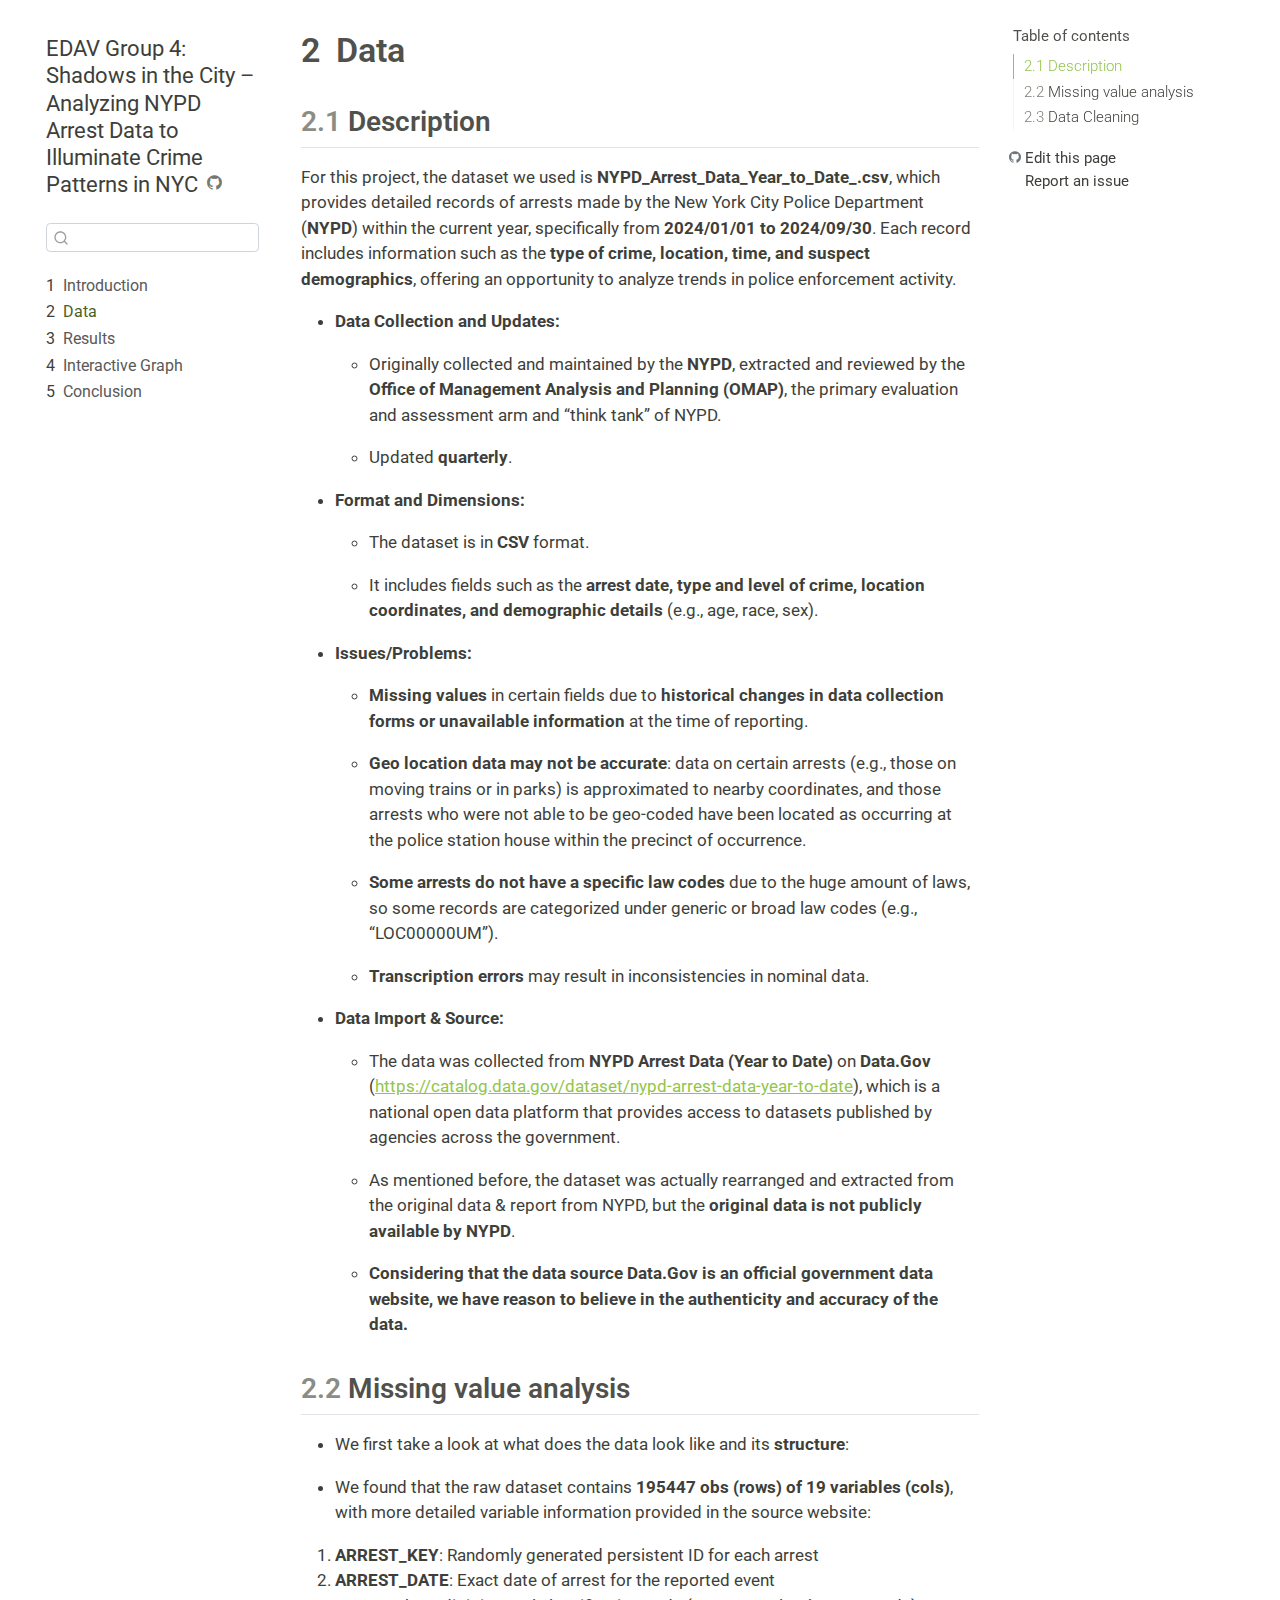
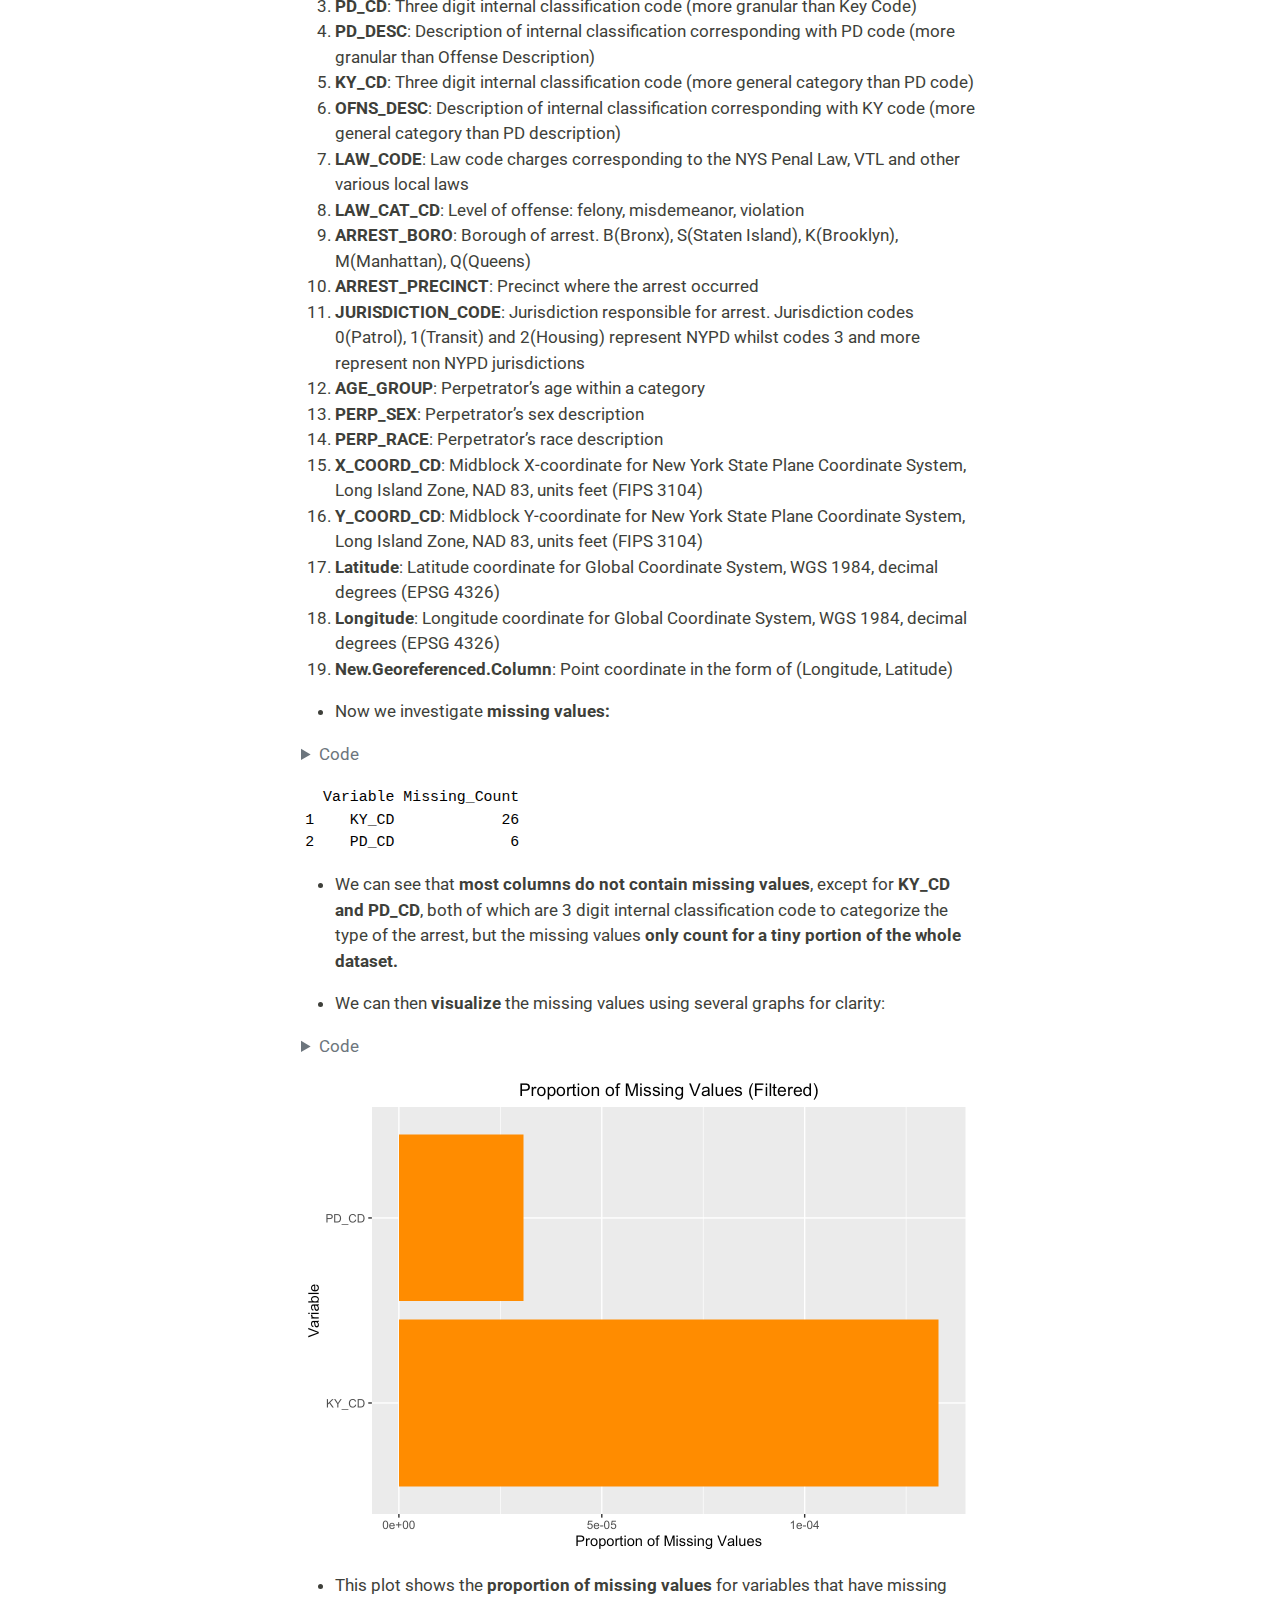
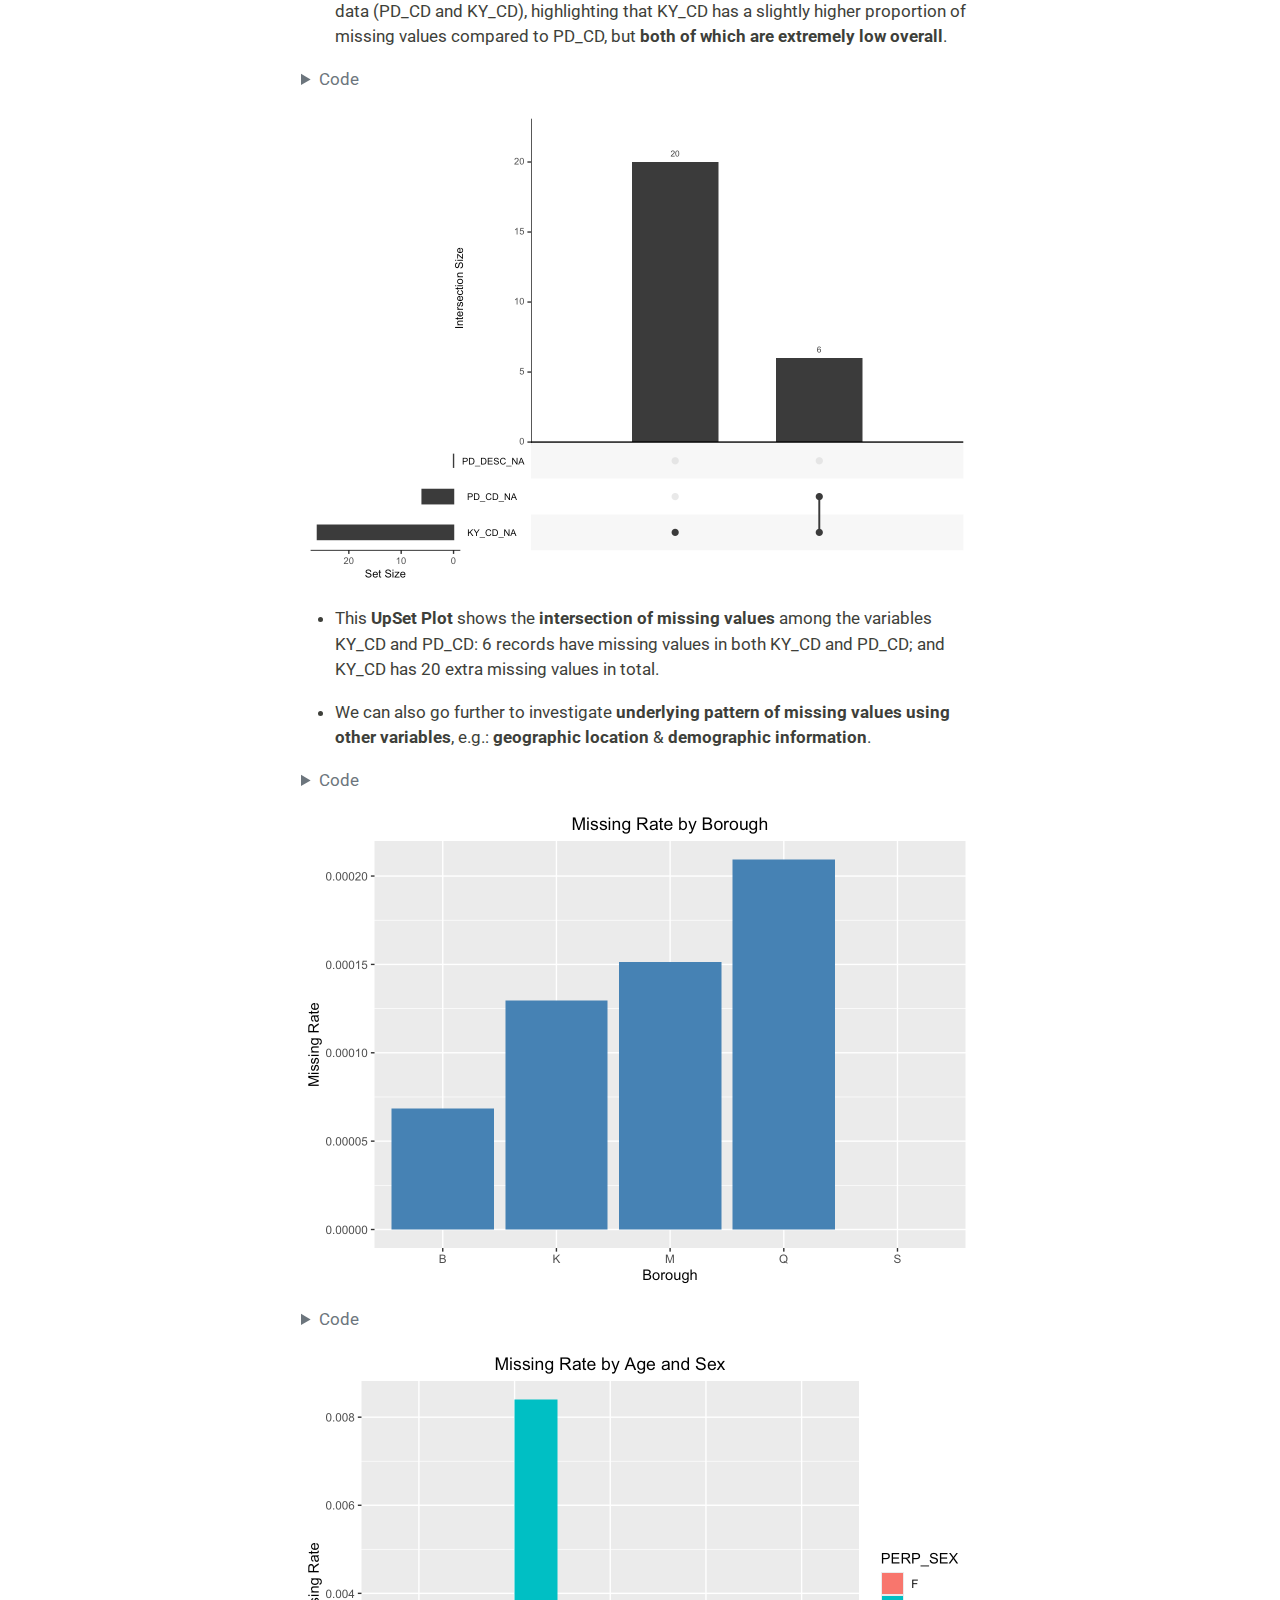
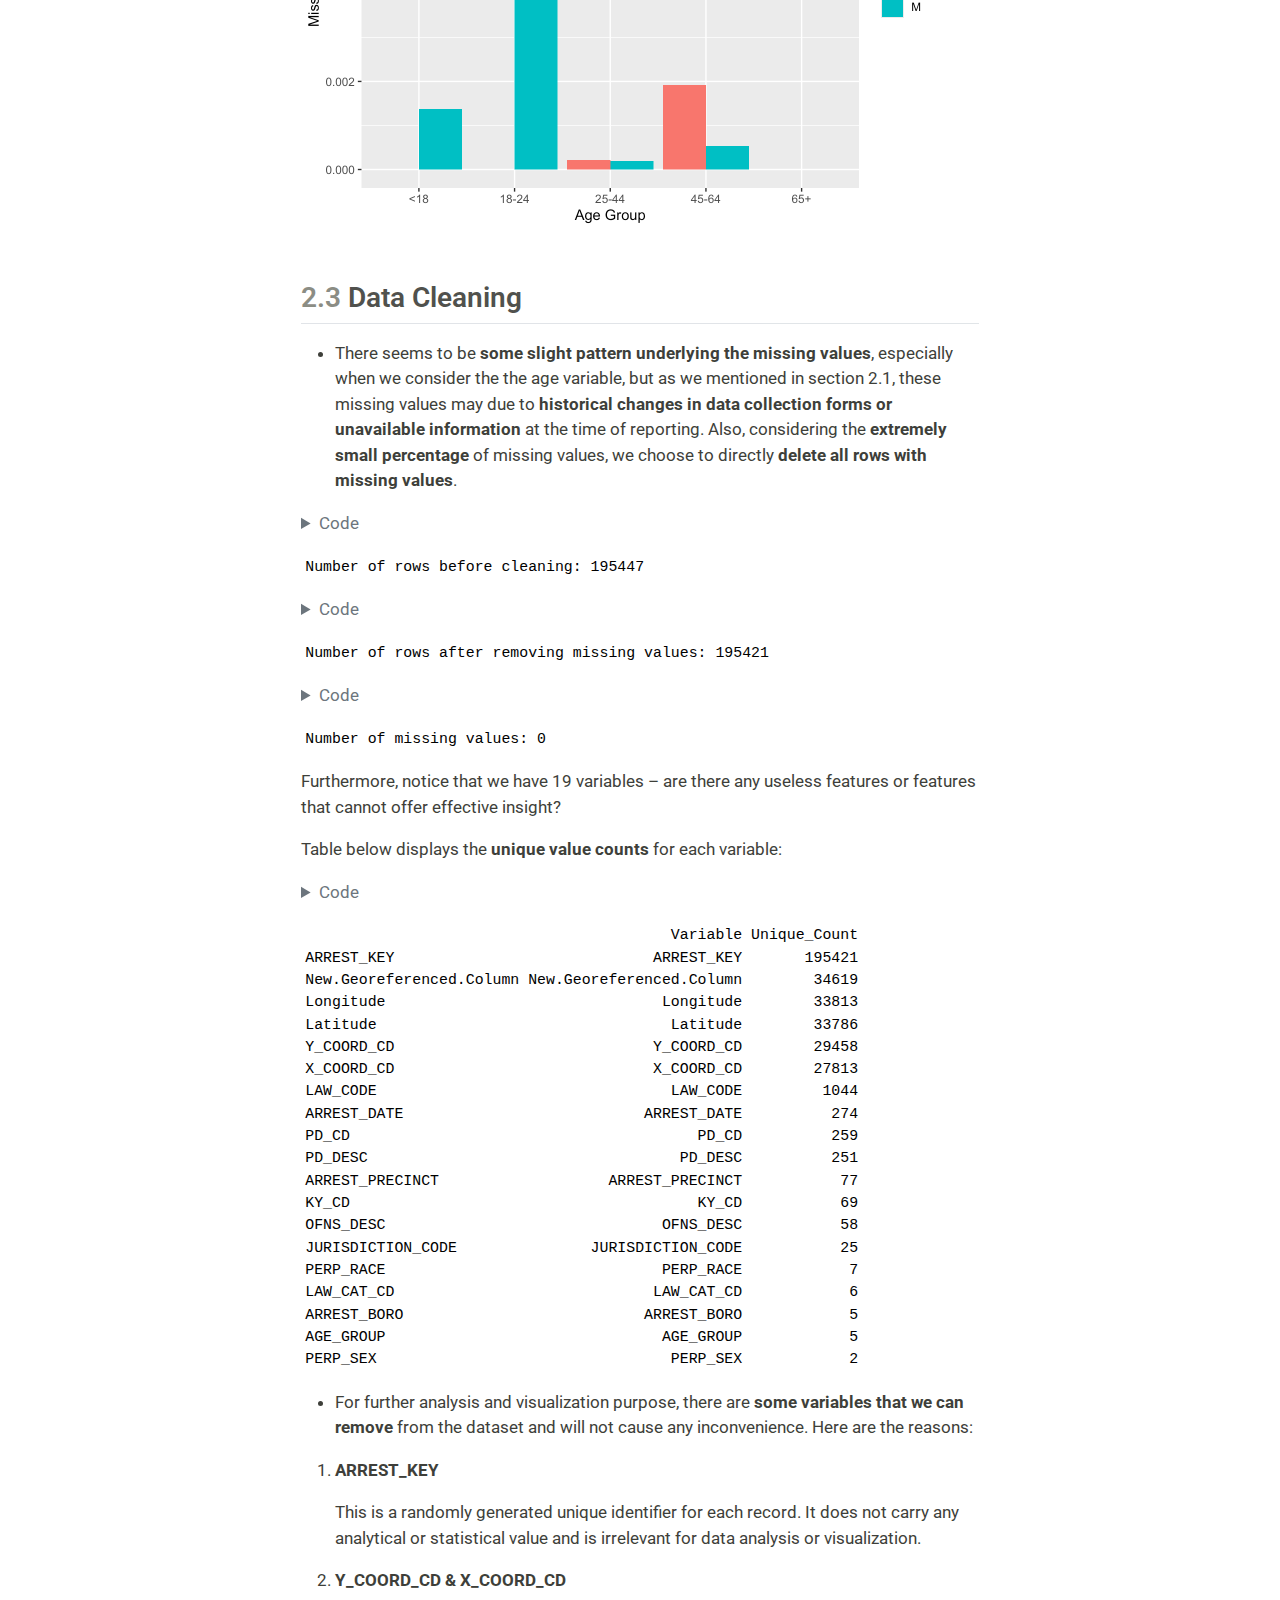
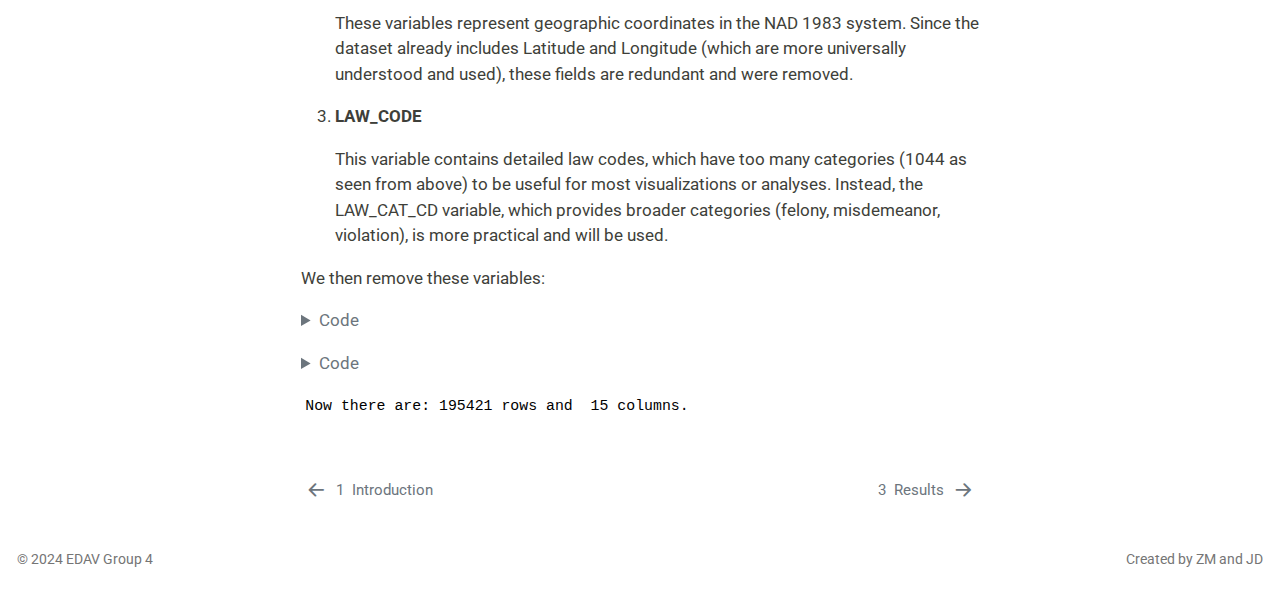
<file: docs/data.html>
<!DOCTYPE html>
<html xmlns="http://www.w3.org/1999/xhtml" lang="en" xml:lang="en"><head>

<meta charset="utf-8">
<meta name="generator" content="quarto-1.3.450">

<meta name="viewport" content="width=device-width, initial-scale=1.0, user-scalable=yes">


<title>EDAV Group 4: Shadows in the City – Analyzing NYPD Arrest Data to Illuminate Crime Patterns in NYC - 2&nbsp; Data</title>
<style>
code{white-space: pre-wrap;}
span.smallcaps{font-variant: small-caps;}
div.columns{display: flex; gap: min(4vw, 1.5em);}
div.column{flex: auto; overflow-x: auto;}
div.hanging-indent{margin-left: 1.5em; text-indent: -1.5em;}
ul.task-list{list-style: none;}
ul.task-list li input[type="checkbox"] {
  width: 0.8em;
  margin: 0 0.8em 0.2em -1em; /* quarto-specific, see https://github.com/quarto-dev/quarto-cli/issues/4556 */ 
  vertical-align: middle;
}
/* CSS for syntax highlighting */
pre > code.sourceCode { white-space: pre; position: relative; }
pre > code.sourceCode > span { display: inline-block; line-height: 1.25; }
pre > code.sourceCode > span:empty { height: 1.2em; }
.sourceCode { overflow: visible; }
code.sourceCode > span { color: inherit; text-decoration: inherit; }
div.sourceCode { margin: 1em 0; }
pre.sourceCode { margin: 0; }
@media screen {
div.sourceCode { overflow: auto; }
}
@media print {
pre > code.sourceCode { white-space: pre-wrap; }
pre > code.sourceCode > span { text-indent: -5em; padding-left: 5em; }
}
pre.numberSource code
  { counter-reset: source-line 0; }
pre.numberSource code > span
  { position: relative; left: -4em; counter-increment: source-line; }
pre.numberSource code > span > a:first-child::before
  { content: counter(source-line);
    position: relative; left: -1em; text-align: right; vertical-align: baseline;
    border: none; display: inline-block;
    -webkit-touch-callout: none; -webkit-user-select: none;
    -khtml-user-select: none; -moz-user-select: none;
    -ms-user-select: none; user-select: none;
    padding: 0 4px; width: 4em;
  }
pre.numberSource { margin-left: 3em;  padding-left: 4px; }
div.sourceCode
  {   }
@media screen {
pre > code.sourceCode > span > a:first-child::before { text-decoration: underline; }
}
</style>


<script src="site_libs/quarto-nav/quarto-nav.js"></script>
<script src="site_libs/quarto-nav/headroom.min.js"></script>
<script src="site_libs/clipboard/clipboard.min.js"></script>
<script src="site_libs/quarto-search/autocomplete.umd.js"></script>
<script src="site_libs/quarto-search/fuse.min.js"></script>
<script src="site_libs/quarto-search/quarto-search.js"></script>
<meta name="quarto:offset" content="./">
<link href="./results.html" rel="next">
<link href="./index.html" rel="prev">
<script src="site_libs/quarto-html/quarto.js"></script>
<script src="site_libs/quarto-html/popper.min.js"></script>
<script src="site_libs/quarto-html/tippy.umd.min.js"></script>
<script src="site_libs/quarto-html/anchor.min.js"></script>
<link href="site_libs/quarto-html/tippy.css" rel="stylesheet">
<script src="site_libs/bootstrap/bootstrap.min.js"></script>
<link href="site_libs/bootstrap/bootstrap-icons.css" rel="stylesheet">
<link href="site_libs/bootstrap/bootstrap.min.css" rel="stylesheet" id="quarto-bootstrap" data-mode="light">
<script id="quarto-search-options" type="application/json">{
  "location": "sidebar",
  "copy-button": false,
  "collapse-after": 3,
  "panel-placement": "start",
  "type": "textbox",
  "limit": 20,
  "language": {
    "search-no-results-text": "No results",
    "search-matching-documents-text": "matching documents",
    "search-copy-link-title": "Copy link to search",
    "search-hide-matches-text": "Hide additional matches",
    "search-more-match-text": "more match in this document",
    "search-more-matches-text": "more matches in this document",
    "search-clear-button-title": "Clear",
    "search-detached-cancel-button-title": "Cancel",
    "search-submit-button-title": "Submit",
    "search-label": "Search"
  }
}</script>


</head>

<body class="nav-sidebar floating">

<div id="quarto-search-results"></div>
  <header id="quarto-header" class="headroom fixed-top">
  <nav class="quarto-secondary-nav">
    <div class="container-fluid d-flex">
      <button type="button" class="quarto-btn-toggle btn" data-bs-toggle="collapse" data-bs-target="#quarto-sidebar,#quarto-sidebar-glass" aria-controls="quarto-sidebar" aria-expanded="false" aria-label="Toggle sidebar navigation" onclick="if (window.quartoToggleHeadroom) { window.quartoToggleHeadroom(); }">
        <i class="bi bi-layout-text-sidebar-reverse"></i>
      </button>
      <nav class="quarto-page-breadcrumbs" aria-label="breadcrumb"><ol class="breadcrumb"><li class="breadcrumb-item"><a href="./data.html"><span class="chapter-number">2</span>&nbsp; <span class="chapter-title">Data</span></a></li></ol></nav>
      <a class="flex-grow-1" role="button" data-bs-toggle="collapse" data-bs-target="#quarto-sidebar,#quarto-sidebar-glass" aria-controls="quarto-sidebar" aria-expanded="false" aria-label="Toggle sidebar navigation" onclick="if (window.quartoToggleHeadroom) { window.quartoToggleHeadroom(); }">      
      </a>
      <button type="button" class="btn quarto-search-button" aria-label="" onclick="window.quartoOpenSearch();">
        <i class="bi bi-search"></i>
      </button>
    </div>
  </nav>
</header>
<!-- content -->
<div id="quarto-content" class="quarto-container page-columns page-rows-contents page-layout-article">
<!-- sidebar -->
  <nav id="quarto-sidebar" class="sidebar collapse collapse-horizontal sidebar-navigation floating overflow-auto">
    <div class="pt-lg-2 mt-2 text-left sidebar-header">
    <div class="sidebar-title mb-0 py-0">
      <a href="./">EDAV Group 4: Shadows in the City – Analyzing NYPD Arrest Data to Illuminate Crime Patterns in NYC</a> 
        <div class="sidebar-tools-main">
    <a href="https://github.com/jdai0/EDAV_Final_Project_Group4" rel="" title="Source Code" class="quarto-navigation-tool px-1" aria-label="Source Code"><i class="bi bi-github"></i></a>
</div>
    </div>
      </div>
        <div class="mt-2 flex-shrink-0 align-items-center">
        <div class="sidebar-search">
        <div id="quarto-search" class="" title="Search"></div>
        </div>
        </div>
    <div class="sidebar-menu-container"> 
    <ul class="list-unstyled mt-1">
        <li class="sidebar-item">
  <div class="sidebar-item-container"> 
  <a href="./index.html" class="sidebar-item-text sidebar-link">
 <span class="menu-text"><span class="chapter-number">1</span>&nbsp; <span class="chapter-title">Introduction</span></span></a>
  </div>
</li>
        <li class="sidebar-item">
  <div class="sidebar-item-container"> 
  <a href="./data.html" class="sidebar-item-text sidebar-link active">
 <span class="menu-text"><span class="chapter-number">2</span>&nbsp; <span class="chapter-title">Data</span></span></a>
  </div>
</li>
        <li class="sidebar-item">
  <div class="sidebar-item-container"> 
  <a href="./results.html" class="sidebar-item-text sidebar-link">
 <span class="menu-text"><span class="chapter-number">3</span>&nbsp; <span class="chapter-title">Results</span></span></a>
  </div>
</li>
        <li class="sidebar-item">
  <div class="sidebar-item-container"> 
  <a href="./d3graph.html" class="sidebar-item-text sidebar-link">
 <span class="menu-text"><span class="chapter-number">4</span>&nbsp; <span class="chapter-title">Interactive Graph</span></span></a>
  </div>
</li>
        <li class="sidebar-item">
  <div class="sidebar-item-container"> 
  <a href="./conclusion.html" class="sidebar-item-text sidebar-link">
 <span class="menu-text"><span class="chapter-number">5</span>&nbsp; <span class="chapter-title">Conclusion</span></span></a>
  </div>
</li>
    </ul>
    </div>
</nav>
<div id="quarto-sidebar-glass" data-bs-toggle="collapse" data-bs-target="#quarto-sidebar,#quarto-sidebar-glass"></div>
<!-- margin-sidebar -->
    <div id="quarto-margin-sidebar" class="sidebar margin-sidebar">
        <nav id="TOC" role="doc-toc" class="toc-active">
    <h2 id="toc-title">Table of contents</h2>
   
  <ul>
  <li><a href="#description" id="toc-description" class="nav-link active" data-scroll-target="#description"><span class="header-section-number">2.1</span> Description</a></li>
  <li><a href="#missing-value-analysis" id="toc-missing-value-analysis" class="nav-link" data-scroll-target="#missing-value-analysis"><span class="header-section-number">2.2</span> Missing value analysis</a></li>
  <li><a href="#data-cleaning" id="toc-data-cleaning" class="nav-link" data-scroll-target="#data-cleaning"><span class="header-section-number">2.3</span> Data Cleaning</a></li>
  </ul>
<div class="toc-actions"><div><i class="bi bi-github"></i></div><div class="action-links"><p><a href="https://github.com/jdai0/EDAV_Final_Project_Group4/edit/main/data.qmd" class="toc-action">Edit this page</a></p><p><a href="https://github.com/jdai0/EDAV_Final_Project_Group4/issues/new" class="toc-action">Report an issue</a></p></div></div></nav>
    </div>
<!-- main -->
<main class="content" id="quarto-document-content">

<header id="title-block-header" class="quarto-title-block default">
<div class="quarto-title">
<h1 class="title"><span class="chapter-number">2</span>&nbsp; <span class="chapter-title">Data</span></h1>
</div>



<div class="quarto-title-meta">

    
  
    
  </div>
  

</header>

<section id="description" class="level2" data-number="2.1">
<h2 data-number="2.1" class="anchored" data-anchor-id="description"><span class="header-section-number">2.1</span> Description</h2>
<p>For this project, the dataset we used is <strong>NYPD_Arrest_Data_Year_to_Date_.csv</strong>, which provides detailed records of arrests made by the New York City Police Department (<strong>NYPD</strong>) within the current year, specifically from <strong>2024/01/01 to 2024/09/30</strong>. Each record includes information such as the <strong>type of crime, location, time, and suspect demographics</strong>, offering an opportunity to analyze trends in police enforcement activity.</p>
<ul>
<li><p><strong>Data Collection and Updates:</strong></p>
<ul>
<li><p>Originally collected and maintained by the <strong>NYPD</strong>, extracted and reviewed by the <strong>Office of Management Analysis and Planning</strong> <strong>(OMAP)</strong>, the primary evaluation and assessment arm and “think tank” of NYPD.</p></li>
<li><p>Updated <strong>quarterly</strong>.</p></li>
</ul></li>
<li><p><strong>Format and Dimensions:</strong></p>
<ul>
<li><p>The dataset is in <strong>CSV</strong> format.</p></li>
<li><p>It includes fields such as the <strong>arrest date, type and level of crime, location coordinates, and demographic details</strong> (e.g., age, race, sex).</p></li>
</ul></li>
<li><p><strong>Issues/Problems:</strong></p>
<ul>
<li><p><strong>Missing values</strong> in certain fields due to <strong>historical changes in data collection forms or unavailable information</strong> at the time of reporting.</p></li>
<li><p><strong>Geo location data may not be accurate</strong>: data on certain arrests (e.g., those on moving trains or in parks) is approximated to nearby coordinates, and those arrests who were not able to be geo-coded have been located as occurring at the police station house within the precinct of occurrence.</p></li>
<li><p><strong>Some arrests do not have a specific law codes</strong> due to the huge amount of laws, so some records are categorized under generic or broad law codes (e.g., “LOC00000UM”).</p></li>
<li><p><strong>Transcription errors</strong> may result in inconsistencies in nominal data.</p></li>
</ul></li>
<li><p><strong>Data Import &amp; Source:</strong></p>
<ul>
<li><p>The data was collected from <strong>NYPD Arrest Data (Year to Date)</strong> on <strong>Data.Gov</strong> (<a href="https://catalog.data.gov/dataset/nypd-arrest-data-year-to-date" class="uri">https://catalog.data.gov/dataset/nypd-arrest-data-year-to-date</a>), which is a national open data platform that provides access to datasets published by agencies across the government.</p></li>
<li><p>As mentioned before, the dataset was actually rearranged and extracted from the original data &amp; report from NYPD, but the <strong>original data is not publicly available by NYPD</strong>.</p></li>
<li><p><strong>Considering that the data source Data.Gov is an official government data website, we have reason to believe in the authenticity and accuracy of the data.</strong></p></li>
</ul></li>
</ul>
</section>
<section id="missing-value-analysis" class="level2" data-number="2.2">
<h2 data-number="2.2" class="anchored" data-anchor-id="missing-value-analysis"><span class="header-section-number">2.2</span> Missing value analysis</h2>
<ul>
<li>We first take a look at what does the data look like and its <strong>structure</strong>:</li>
</ul>
<ul>
<li>We found that the raw dataset contains <strong>195447 obs (rows) of 19 variables (cols)</strong>, with more detailed variable information provided in the source website:</li>
</ul>
<ol type="1">
<li><strong>ARREST_KEY</strong>: Randomly generated persistent ID for each arrest</li>
<li><strong>ARREST_DATE</strong>: Exact date of arrest for the reported event</li>
<li><strong>PD_CD</strong>: Three digit internal classification code (more granular than Key Code)</li>
<li><strong>PD_DESC</strong>: Description of internal classification corresponding with PD code (more granular than Offense Description)</li>
<li><strong>KY_CD</strong>: Three digit internal classification code (more general category than PD code)</li>
<li><strong>OFNS_DESC</strong>: Description of internal classification corresponding with KY code (more general category than PD description)</li>
<li><strong>LAW_CODE</strong>: Law code charges corresponding to the NYS Penal Law, VTL and other various local laws</li>
<li><strong>LAW_CAT_CD</strong>: Level of offense: felony, misdemeanor, violation</li>
<li><strong>ARREST_BORO</strong>: Borough of arrest. B(Bronx), S(Staten Island), K(Brooklyn), M(Manhattan), Q(Queens)</li>
<li><strong>ARREST_PRECINCT</strong>: Precinct where the arrest occurred</li>
<li><strong>JURISDICTION_CODE</strong>: Jurisdiction responsible for arrest. Jurisdiction codes 0(Patrol), 1(Transit) and 2(Housing) represent NYPD whilst codes 3 and more represent non NYPD jurisdictions</li>
<li><strong>AGE_GROUP</strong>: Perpetrator’s age within a category</li>
<li><strong>PERP_SEX</strong>: Perpetrator’s sex description</li>
<li><strong>PERP_RACE</strong>: Perpetrator’s race description</li>
<li><strong>X_COORD_CD</strong>: Midblock X-coordinate for New York State Plane Coordinate System, Long Island Zone, NAD 83, units feet (FIPS 3104)</li>
<li><strong>Y_COORD_CD</strong>: Midblock Y-coordinate for New York State Plane Coordinate System, Long Island Zone, NAD 83, units feet (FIPS 3104)</li>
<li><strong>Latitude</strong>: Latitude coordinate for Global Coordinate System, WGS 1984, decimal degrees (EPSG 4326)</li>
<li><strong>Longitude</strong>: Longitude coordinate for Global Coordinate System, WGS 1984, decimal degrees (EPSG 4326)</li>
<li><strong>New.Georeferenced.Column</strong>: Point coordinate in the form of (Longitude, Latitude)</li>
</ol>
<ul>
<li>Now we investigate <strong>missing values:</strong></li>
</ul>
<div class="cell">
<details>
<summary>Code</summary>
<div class="sourceCode cell-code" id="cb1"><pre class="sourceCode r code-with-copy"><code class="sourceCode r"><span id="cb1-1"><a href="#cb1-1" aria-hidden="true" tabindex="-1"></a><span class="fu">print</span>(missing_table)</span></code><button title="Copy to Clipboard" class="code-copy-button"><i class="bi"></i></button></pre></div>
</details>
<div class="cell-output cell-output-stdout">
<pre><code>  Variable Missing_Count
1    KY_CD            26
2    PD_CD             6</code></pre>
</div>
</div>
<ul>
<li><p>We can see that <strong>most columns do not contain missing values</strong>, except for <strong>KY_CD and PD_CD</strong>, both of which are 3 digit internal classification code to categorize the type of the arrest, but the missing values <strong>only count for a tiny portion of the whole dataset.</strong></p></li>
<li><p>We can then <strong>visualize</strong> the missing values using several graphs for clarity:</p></li>
</ul>
<div class="cell">
<details>
<summary>Code</summary>
<div class="sourceCode cell-code" id="cb3"><pre class="sourceCode r code-with-copy"><code class="sourceCode r"><span id="cb3-1"><a href="#cb3-1" aria-hidden="true" tabindex="-1"></a><span class="co"># Filter for variables with missing values only</span></span>
<span id="cb3-2"><a href="#cb3-2" aria-hidden="true" tabindex="-1"></a>missing_summary_df<span class="sc">$</span>Missing_Proportion <span class="ot">&lt;-</span> missing_summary_df<span class="sc">$</span>Missing_Count <span class="sc">/</span> <span class="fu">nrow</span>(raw_data)</span>
<span id="cb3-3"><a href="#cb3-3" aria-hidden="true" tabindex="-1"></a></span>
<span id="cb3-4"><a href="#cb3-4" aria-hidden="true" tabindex="-1"></a>missing_summary_filtered <span class="ot">&lt;-</span> missing_summary_df <span class="sc">|&gt;</span></span>
<span id="cb3-5"><a href="#cb3-5" aria-hidden="true" tabindex="-1"></a>  <span class="fu">filter</span>(Missing_Proportion <span class="sc">&gt;</span> <span class="dv">0</span>)</span>
<span id="cb3-6"><a href="#cb3-6" aria-hidden="true" tabindex="-1"></a></span>
<span id="cb3-7"><a href="#cb3-7" aria-hidden="true" tabindex="-1"></a><span class="co"># Horizontal bar plot for variables with missing values</span></span>
<span id="cb3-8"><a href="#cb3-8" aria-hidden="true" tabindex="-1"></a><span class="fu">ggplot</span>(missing_summary_filtered, <span class="fu">aes</span>(<span class="at">x =</span> <span class="fu">reorder</span>(Variable, <span class="sc">-</span>Missing_Proportion), <span class="at">y =</span> Missing_Proportion)) <span class="sc">+</span></span>
<span id="cb3-9"><a href="#cb3-9" aria-hidden="true" tabindex="-1"></a>  <span class="fu">geom_bar</span>(<span class="at">stat =</span> <span class="st">"identity"</span>, <span class="at">fill =</span> <span class="st">"darkorange"</span>) <span class="sc">+</span></span>
<span id="cb3-10"><a href="#cb3-10" aria-hidden="true" tabindex="-1"></a>  <span class="fu">coord_flip</span>() <span class="sc">+</span></span>
<span id="cb3-11"><a href="#cb3-11" aria-hidden="true" tabindex="-1"></a>  <span class="fu">labs</span>(<span class="at">title =</span> <span class="st">"Proportion of Missing Values (Filtered)"</span>, </span>
<span id="cb3-12"><a href="#cb3-12" aria-hidden="true" tabindex="-1"></a>       <span class="at">x =</span> <span class="st">"Variable"</span>, <span class="at">y =</span> <span class="st">"Proportion of Missing Values"</span>)<span class="sc">+</span></span>
<span id="cb3-13"><a href="#cb3-13" aria-hidden="true" tabindex="-1"></a>  <span class="fu">theme</span>(<span class="at">plot.title =</span> <span class="fu">element_text</span>(<span class="at">hjust =</span> <span class="fl">0.5</span>))</span></code><button title="Copy to Clipboard" class="code-copy-button"><i class="bi"></i></button></pre></div>
</details>
<div class="cell-output-display">
<p><img src="data_files/figure-html/unnamed-chunk-5-1.png" class="img-fluid" width="672"></p>
</div>
</div>
<ul>
<li>This plot shows the <strong>proportion of missing values</strong> for variables that have missing data (PD_CD and KY_CD), highlighting that KY_CD has a slightly higher proportion of missing values compared to PD_CD, but <strong>both of which are extremely low overall</strong>.</li>
</ul>
<div class="cell">
<details>
<summary>Code</summary>
<div class="sourceCode cell-code" id="cb4"><pre class="sourceCode r code-with-copy"><code class="sourceCode r"><span id="cb4-1"><a href="#cb4-1" aria-hidden="true" tabindex="-1"></a><span class="co"># use gg_miss_upset for UpSet graph</span></span>
<span id="cb4-2"><a href="#cb4-2" aria-hidden="true" tabindex="-1"></a><span class="fu">gg_miss_upset</span>(raw_data)</span></code><button title="Copy to Clipboard" class="code-copy-button"><i class="bi"></i></button></pre></div>
</details>
<div class="cell-output-display">
<p><img src="data_files/figure-html/unnamed-chunk-7-1.png" class="img-fluid" width="672"></p>
</div>
</div>
<ul>
<li><p>This <strong>UpSet Plot</strong> shows the <strong>intersection of missing values</strong> among the variables KY_CD and PD_CD: 6 records have missing values in both KY_CD and PD_CD; and KY_CD has 20 extra missing values in total.</p></li>
<li><p>We can also go further to investigate <strong>underlying pattern of missing values using other variables</strong>, e.g.: <strong>geographic location</strong> &amp; <strong>demographic information</strong>.</p></li>
</ul>
<div class="cell">
<details>
<summary>Code</summary>
<div class="sourceCode cell-code" id="cb5"><pre class="sourceCode r code-with-copy"><code class="sourceCode r"><span id="cb5-1"><a href="#cb5-1" aria-hidden="true" tabindex="-1"></a><span class="fu">ggplot</span>(missing_by_boro, <span class="fu">aes</span>(<span class="at">x =</span> ARREST_BORO, <span class="at">y =</span> Missing_Rate)) <span class="sc">+</span></span>
<span id="cb5-2"><a href="#cb5-2" aria-hidden="true" tabindex="-1"></a>  <span class="fu">geom_bar</span>(<span class="at">stat =</span> <span class="st">"identity"</span>, <span class="at">fill =</span> <span class="st">"steelblue"</span>) <span class="sc">+</span></span>
<span id="cb5-3"><a href="#cb5-3" aria-hidden="true" tabindex="-1"></a>  <span class="fu">labs</span>(<span class="at">title =</span> <span class="st">"Missing Rate by Borough"</span>, <span class="at">x =</span> <span class="st">"Borough"</span>, <span class="at">y =</span> <span class="st">"Missing Rate"</span>)<span class="sc">+</span></span>
<span id="cb5-4"><a href="#cb5-4" aria-hidden="true" tabindex="-1"></a>  <span class="fu">theme</span>(<span class="at">plot.title =</span> <span class="fu">element_text</span>(<span class="at">hjust =</span> <span class="fl">0.5</span>))</span></code><button title="Copy to Clipboard" class="code-copy-button"><i class="bi"></i></button></pre></div>
</details>
<div class="cell-output-display">
<p><img src="data_files/figure-html/unnamed-chunk-9-1.png" class="img-fluid" width="672"></p>
</div>
</div>
<div class="cell">
<details>
<summary>Code</summary>
<div class="sourceCode cell-code" id="cb6"><pre class="sourceCode r code-with-copy"><code class="sourceCode r"><span id="cb6-1"><a href="#cb6-1" aria-hidden="true" tabindex="-1"></a><span class="fu">ggplot</span>(missing_by_demo, <span class="fu">aes</span>(<span class="at">x =</span> AGE_GROUP, <span class="at">y =</span> Missing_Rate, <span class="at">fill =</span> PERP_SEX)) <span class="sc">+</span></span>
<span id="cb6-2"><a href="#cb6-2" aria-hidden="true" tabindex="-1"></a>  <span class="fu">geom_bar</span>(<span class="at">stat =</span> <span class="st">"identity"</span>, <span class="at">position =</span> <span class="st">"dodge"</span>) <span class="sc">+</span></span>
<span id="cb6-3"><a href="#cb6-3" aria-hidden="true" tabindex="-1"></a>  <span class="fu">labs</span>(<span class="at">title =</span> <span class="st">"Missing Rate by Age and Sex"</span>, <span class="at">x =</span> <span class="st">"Age Group"</span>, <span class="at">y =</span> <span class="st">"Missing Rate"</span>)<span class="sc">+</span></span>
<span id="cb6-4"><a href="#cb6-4" aria-hidden="true" tabindex="-1"></a>  <span class="fu">theme</span>(<span class="at">plot.title =</span> <span class="fu">element_text</span>(<span class="at">hjust =</span> <span class="fl">0.5</span>))</span></code><button title="Copy to Clipboard" class="code-copy-button"><i class="bi"></i></button></pre></div>
</details>
<div class="cell-output-display">
<p><img src="data_files/figure-html/unnamed-chunk-11-1.png" class="img-fluid" width="672"></p>
</div>
</div>
</section>
<section id="data-cleaning" class="level2" data-number="2.3">
<h2 data-number="2.3" class="anchored" data-anchor-id="data-cleaning"><span class="header-section-number">2.3</span> Data Cleaning</h2>
<ul>
<li>There seems to be <strong>some slight pattern</strong> <strong>underlying the missing values</strong>, especially when we consider the the age variable, but as we mentioned in section 2.1, these missing values may due to <strong>historical changes in data collection forms or unavailable information</strong> at the time of reporting. Also, considering the <strong>extremely small percentage</strong> of missing values, we choose to directly <strong>delete all rows with missing values</strong>.</li>
</ul>
<div class="cell">
<details>
<summary>Code</summary>
<div class="sourceCode cell-code" id="cb7"><pre class="sourceCode r code-with-copy"><code class="sourceCode r"><span id="cb7-1"><a href="#cb7-1" aria-hidden="true" tabindex="-1"></a><span class="co"># Remove all rows with missing values</span></span>
<span id="cb7-2"><a href="#cb7-2" aria-hidden="true" tabindex="-1"></a>data <span class="ot">&lt;-</span> <span class="fu">na.omit</span>(raw_data)</span>
<span id="cb7-3"><a href="#cb7-3" aria-hidden="true" tabindex="-1"></a></span>
<span id="cb7-4"><a href="#cb7-4" aria-hidden="true" tabindex="-1"></a><span class="co"># Check the number of rows before and after removing missing values</span></span>
<span id="cb7-5"><a href="#cb7-5" aria-hidden="true" tabindex="-1"></a><span class="fu">cat</span>(<span class="st">"Number of rows before cleaning:"</span>, <span class="fu">nrow</span>(raw_data), <span class="st">"</span><span class="sc">\n</span><span class="st">"</span>)</span></code><button title="Copy to Clipboard" class="code-copy-button"><i class="bi"></i></button></pre></div>
</details>
<div class="cell-output cell-output-stdout">
<pre><code>Number of rows before cleaning: 195447 </code></pre>
</div>
<details>
<summary>Code</summary>
<div class="sourceCode cell-code" id="cb9"><pre class="sourceCode r code-with-copy"><code class="sourceCode r"><span id="cb9-1"><a href="#cb9-1" aria-hidden="true" tabindex="-1"></a><span class="fu">cat</span>(<span class="st">"Number of rows after removing missing values:"</span>, <span class="fu">nrow</span>(data), <span class="st">"</span><span class="sc">\n</span><span class="st">"</span>)</span></code><button title="Copy to Clipboard" class="code-copy-button"><i class="bi"></i></button></pre></div>
</details>
<div class="cell-output cell-output-stdout">
<pre><code>Number of rows after removing missing values: 195421 </code></pre>
</div>
<details>
<summary>Code</summary>
<div class="sourceCode cell-code" id="cb11"><pre class="sourceCode r code-with-copy"><code class="sourceCode r"><span id="cb11-1"><a href="#cb11-1" aria-hidden="true" tabindex="-1"></a><span class="co"># Verify the data no longer contains missing values</span></span>
<span id="cb11-2"><a href="#cb11-2" aria-hidden="true" tabindex="-1"></a><span class="fu">cat</span>(<span class="st">"Number of missing values:"</span>, <span class="fu">sum</span>(<span class="fu">is.na</span>(data)), <span class="st">"</span><span class="sc">\n</span><span class="st">"</span>)</span></code><button title="Copy to Clipboard" class="code-copy-button"><i class="bi"></i></button></pre></div>
</details>
<div class="cell-output cell-output-stdout">
<pre><code>Number of missing values: 0 </code></pre>
</div>
</div>
<p>Furthermore, notice that we have 19 variables – are there any useless features or features that cannot offer effective insight?</p>
<p>Table below displays the <strong>unique value counts</strong> for each variable:</p>
<div class="cell">
<details>
<summary>Code</summary>
<div class="sourceCode cell-code" id="cb13"><pre class="sourceCode r code-with-copy"><code class="sourceCode r"><span id="cb13-1"><a href="#cb13-1" aria-hidden="true" tabindex="-1"></a><span class="co"># calculate number of unique value for each variable</span></span>
<span id="cb13-2"><a href="#cb13-2" aria-hidden="true" tabindex="-1"></a>unique_counts <span class="ot">&lt;-</span> <span class="fu">sapply</span>(data, <span class="cf">function</span>(x) <span class="fu">length</span>(<span class="fu">unique</span>(x)))</span>
<span id="cb13-3"><a href="#cb13-3" aria-hidden="true" tabindex="-1"></a>unique_counts_df <span class="ot">&lt;-</span> <span class="fu">data.frame</span>(<span class="at">Variable =</span> <span class="fu">names</span>(unique_counts), <span class="at">Unique_Count =</span> unique_counts)</span>
<span id="cb13-4"><a href="#cb13-4" aria-hidden="true" tabindex="-1"></a>unique_counts_df <span class="ot">&lt;-</span> unique_counts_df[<span class="fu">order</span>(<span class="sc">-</span>unique_counts_df<span class="sc">$</span>Unique_Count), ]</span>
<span id="cb13-5"><a href="#cb13-5" aria-hidden="true" tabindex="-1"></a>unique_counts_df</span></code><button title="Copy to Clipboard" class="code-copy-button"><i class="bi"></i></button></pre></div>
</details>
<div class="cell-output cell-output-stdout">
<pre><code>                                         Variable Unique_Count
ARREST_KEY                             ARREST_KEY       195421
New.Georeferenced.Column New.Georeferenced.Column        34619
Longitude                               Longitude        33813
Latitude                                 Latitude        33786
Y_COORD_CD                             Y_COORD_CD        29458
X_COORD_CD                             X_COORD_CD        27813
LAW_CODE                                 LAW_CODE         1044
ARREST_DATE                           ARREST_DATE          274
PD_CD                                       PD_CD          259
PD_DESC                                   PD_DESC          251
ARREST_PRECINCT                   ARREST_PRECINCT           77
KY_CD                                       KY_CD           69
OFNS_DESC                               OFNS_DESC           58
JURISDICTION_CODE               JURISDICTION_CODE           25
PERP_RACE                               PERP_RACE            7
LAW_CAT_CD                             LAW_CAT_CD            6
ARREST_BORO                           ARREST_BORO            5
AGE_GROUP                               AGE_GROUP            5
PERP_SEX                                 PERP_SEX            2</code></pre>
</div>
</div>
<ul>
<li>For further analysis and visualization purpose, there are <strong>some variables that we can remove</strong> from the dataset and will not cause any inconvenience. Here are the reasons:</li>
</ul>
<ol type="1">
<li><p><strong>ARREST_KEY</strong></p>
<p>This is a randomly generated unique identifier for each record. It does not carry any analytical or statistical value and is irrelevant for data analysis or visualization.</p></li>
<li><p><strong>Y_COORD_CD &amp; X_COORD_CD</strong></p>
<p>These variables represent geographic coordinates in the NAD 1983 system. Since the dataset already includes Latitude and Longitude (which are more universally understood and used), these fields are redundant and were removed.</p></li>
<li><p><strong>LAW_CODE</strong></p>
<p>This variable contains detailed law codes, which have too many categories (1044 as seen from above) to be useful for most visualizations or analyses. Instead, the LAW_CAT_CD variable, which provides broader categories (felony, misdemeanor, violation), is more practical and will be used.</p></li>
</ol>
<p>We then remove these variables:</p>
<div class="cell">
<details>
<summary>Code</summary>
<div class="sourceCode cell-code" id="cb15"><pre class="sourceCode r code-with-copy"><code class="sourceCode r"><span id="cb15-1"><a href="#cb15-1" aria-hidden="true" tabindex="-1"></a><span class="co"># Remove unnecessary variables</span></span>
<span id="cb15-2"><a href="#cb15-2" aria-hidden="true" tabindex="-1"></a>data_cleaned <span class="ot">&lt;-</span> data <span class="sc">|&gt;</span></span>
<span id="cb15-3"><a href="#cb15-3" aria-hidden="true" tabindex="-1"></a>  <span class="fu">select</span>(<span class="sc">-</span>ARREST_KEY, <span class="sc">-</span>Y_COORD_CD, <span class="sc">-</span>X_COORD_CD, <span class="sc">-</span>LAW_CODE)</span></code><button title="Copy to Clipboard" class="code-copy-button"><i class="bi"></i></button></pre></div>
</details>
</div>
<div class="cell">
<details>
<summary>Code</summary>
<div class="sourceCode cell-code" id="cb16"><pre class="sourceCode r code-with-copy"><code class="sourceCode r"><span id="cb16-1"><a href="#cb16-1" aria-hidden="true" tabindex="-1"></a><span class="fu">cat</span>(<span class="st">"Now there are:"</span>, <span class="fu">nrow</span>(data_cleaned), <span class="st">"rows and "</span>, <span class="fu">ncol</span>(data_cleaned), <span class="st">"columns. </span><span class="sc">\n</span><span class="st">"</span>)</span></code><button title="Copy to Clipboard" class="code-copy-button"><i class="bi"></i></button></pre></div>
</details>
<div class="cell-output cell-output-stdout">
<pre><code>Now there are: 195421 rows and  15 columns. </code></pre>
</div>
</div>


</section>

</main> <!-- /main -->
<script id="quarto-html-after-body" type="application/javascript">
window.document.addEventListener("DOMContentLoaded", function (event) {
  const toggleBodyColorMode = (bsSheetEl) => {
    const mode = bsSheetEl.getAttribute("data-mode");
    const bodyEl = window.document.querySelector("body");
    if (mode === "dark") {
      bodyEl.classList.add("quarto-dark");
      bodyEl.classList.remove("quarto-light");
    } else {
      bodyEl.classList.add("quarto-light");
      bodyEl.classList.remove("quarto-dark");
    }
  }
  const toggleBodyColorPrimary = () => {
    const bsSheetEl = window.document.querySelector("link#quarto-bootstrap");
    if (bsSheetEl) {
      toggleBodyColorMode(bsSheetEl);
    }
  }
  toggleBodyColorPrimary();  
  const icon = "";
  const anchorJS = new window.AnchorJS();
  anchorJS.options = {
    placement: 'right',
    icon: icon
  };
  anchorJS.add('.anchored');
  const isCodeAnnotation = (el) => {
    for (const clz of el.classList) {
      if (clz.startsWith('code-annotation-')) {                     
        return true;
      }
    }
    return false;
  }
  const clipboard = new window.ClipboardJS('.code-copy-button', {
    text: function(trigger) {
      const codeEl = trigger.previousElementSibling.cloneNode(true);
      for (const childEl of codeEl.children) {
        if (isCodeAnnotation(childEl)) {
          childEl.remove();
        }
      }
      return codeEl.innerText;
    }
  });
  clipboard.on('success', function(e) {
    // button target
    const button = e.trigger;
    // don't keep focus
    button.blur();
    // flash "checked"
    button.classList.add('code-copy-button-checked');
    var currentTitle = button.getAttribute("title");
    button.setAttribute("title", "Copied!");
    let tooltip;
    if (window.bootstrap) {
      button.setAttribute("data-bs-toggle", "tooltip");
      button.setAttribute("data-bs-placement", "left");
      button.setAttribute("data-bs-title", "Copied!");
      tooltip = new bootstrap.Tooltip(button, 
        { trigger: "manual", 
          customClass: "code-copy-button-tooltip",
          offset: [0, -8]});
      tooltip.show();    
    }
    setTimeout(function() {
      if (tooltip) {
        tooltip.hide();
        button.removeAttribute("data-bs-title");
        button.removeAttribute("data-bs-toggle");
        button.removeAttribute("data-bs-placement");
      }
      button.setAttribute("title", currentTitle);
      button.classList.remove('code-copy-button-checked');
    }, 1000);
    // clear code selection
    e.clearSelection();
  });
  function tippyHover(el, contentFn) {
    const config = {
      allowHTML: true,
      content: contentFn,
      maxWidth: 500,
      delay: 100,
      arrow: false,
      appendTo: function(el) {
          return el.parentElement;
      },
      interactive: true,
      interactiveBorder: 10,
      theme: 'quarto',
      placement: 'bottom-start'
    };
    window.tippy(el, config); 
  }
  const noterefs = window.document.querySelectorAll('a[role="doc-noteref"]');
  for (var i=0; i<noterefs.length; i++) {
    const ref = noterefs[i];
    tippyHover(ref, function() {
      // use id or data attribute instead here
      let href = ref.getAttribute('data-footnote-href') || ref.getAttribute('href');
      try { href = new URL(href).hash; } catch {}
      const id = href.replace(/^#\/?/, "");
      const note = window.document.getElementById(id);
      return note.innerHTML;
    });
  }
      let selectedAnnoteEl;
      const selectorForAnnotation = ( cell, annotation) => {
        let cellAttr = 'data-code-cell="' + cell + '"';
        let lineAttr = 'data-code-annotation="' +  annotation + '"';
        const selector = 'span[' + cellAttr + '][' + lineAttr + ']';
        return selector;
      }
      const selectCodeLines = (annoteEl) => {
        const doc = window.document;
        const targetCell = annoteEl.getAttribute("data-target-cell");
        const targetAnnotation = annoteEl.getAttribute("data-target-annotation");
        const annoteSpan = window.document.querySelector(selectorForAnnotation(targetCell, targetAnnotation));
        const lines = annoteSpan.getAttribute("data-code-lines").split(",");
        const lineIds = lines.map((line) => {
          return targetCell + "-" + line;
        })
        let top = null;
        let height = null;
        let parent = null;
        if (lineIds.length > 0) {
            //compute the position of the single el (top and bottom and make a div)
            const el = window.document.getElementById(lineIds[0]);
            top = el.offsetTop;
            height = el.offsetHeight;
            parent = el.parentElement.parentElement;
          if (lineIds.length > 1) {
            const lastEl = window.document.getElementById(lineIds[lineIds.length - 1]);
            const bottom = lastEl.offsetTop + lastEl.offsetHeight;
            height = bottom - top;
          }
          if (top !== null && height !== null && parent !== null) {
            // cook up a div (if necessary) and position it 
            let div = window.document.getElementById("code-annotation-line-highlight");
            if (div === null) {
              div = window.document.createElement("div");
              div.setAttribute("id", "code-annotation-line-highlight");
              div.style.position = 'absolute';
              parent.appendChild(div);
            }
            div.style.top = top - 2 + "px";
            div.style.height = height + 4 + "px";
            let gutterDiv = window.document.getElementById("code-annotation-line-highlight-gutter");
            if (gutterDiv === null) {
              gutterDiv = window.document.createElement("div");
              gutterDiv.setAttribute("id", "code-annotation-line-highlight-gutter");
              gutterDiv.style.position = 'absolute';
              const codeCell = window.document.getElementById(targetCell);
              const gutter = codeCell.querySelector('.code-annotation-gutter');
              gutter.appendChild(gutterDiv);
            }
            gutterDiv.style.top = top - 2 + "px";
            gutterDiv.style.height = height + 4 + "px";
          }
          selectedAnnoteEl = annoteEl;
        }
      };
      const unselectCodeLines = () => {
        const elementsIds = ["code-annotation-line-highlight", "code-annotation-line-highlight-gutter"];
        elementsIds.forEach((elId) => {
          const div = window.document.getElementById(elId);
          if (div) {
            div.remove();
          }
        });
        selectedAnnoteEl = undefined;
      };
      // Attach click handler to the DT
      const annoteDls = window.document.querySelectorAll('dt[data-target-cell]');
      for (const annoteDlNode of annoteDls) {
        annoteDlNode.addEventListener('click', (event) => {
          const clickedEl = event.target;
          if (clickedEl !== selectedAnnoteEl) {
            unselectCodeLines();
            const activeEl = window.document.querySelector('dt[data-target-cell].code-annotation-active');
            if (activeEl) {
              activeEl.classList.remove('code-annotation-active');
            }
            selectCodeLines(clickedEl);
            clickedEl.classList.add('code-annotation-active');
          } else {
            // Unselect the line
            unselectCodeLines();
            clickedEl.classList.remove('code-annotation-active');
          }
        });
      }
  const findCites = (el) => {
    const parentEl = el.parentElement;
    if (parentEl) {
      const cites = parentEl.dataset.cites;
      if (cites) {
        return {
          el,
          cites: cites.split(' ')
        };
      } else {
        return findCites(el.parentElement)
      }
    } else {
      return undefined;
    }
  };
  var bibliorefs = window.document.querySelectorAll('a[role="doc-biblioref"]');
  for (var i=0; i<bibliorefs.length; i++) {
    const ref = bibliorefs[i];
    const citeInfo = findCites(ref);
    if (citeInfo) {
      tippyHover(citeInfo.el, function() {
        var popup = window.document.createElement('div');
        citeInfo.cites.forEach(function(cite) {
          var citeDiv = window.document.createElement('div');
          citeDiv.classList.add('hanging-indent');
          citeDiv.classList.add('csl-entry');
          var biblioDiv = window.document.getElementById('ref-' + cite);
          if (biblioDiv) {
            citeDiv.innerHTML = biblioDiv.innerHTML;
          }
          popup.appendChild(citeDiv);
        });
        return popup.innerHTML;
      });
    }
  }
});
</script>
<nav class="page-navigation">
  <div class="nav-page nav-page-previous">
      <a href="./index.html" class="pagination-link">
        <i class="bi bi-arrow-left-short"></i> <span class="nav-page-text"><span class="chapter-number">1</span>&nbsp; <span class="chapter-title">Introduction</span></span>
      </a>          
  </div>
  <div class="nav-page nav-page-next">
      <a href="./results.html" class="pagination-link">
        <span class="nav-page-text"><span class="chapter-number">3</span>&nbsp; <span class="chapter-title">Results</span></span> <i class="bi bi-arrow-right-short"></i>
      </a>
  </div>
</nav>
</div> <!-- /content -->
<footer class="footer">
  <div class="nav-footer">
    <div class="nav-footer-left">© 2024 EDAV Group 4</div>   
    <div class="nav-footer-center">
      &nbsp;
    </div>
    <div class="nav-footer-right">Created by ZM and JD</div>
  </div>
</footer>



</body></html>
</file>
<file: docs/site_libs/quarto-html/tippy.css>
.tippy-box[data-animation=fade][data-state=hidden]{opacity:0}[data-tippy-root]{max-width:calc(100vw - 10px)}.tippy-box{position:relative;background-color:#333;color:#fff;border-radius:4px;font-size:14px;line-height:1.4;white-space:normal;outline:0;transition-property:transform,visibility,opacity}.tippy-box[data-placement^=top]>.tippy-arrow{bottom:0}.tippy-box[data-placement^=top]>.tippy-arrow:before{bottom:-7px;left:0;border-width:8px 8px 0;border-top-color:initial;transform-origin:center top}.tippy-box[data-placement^=bottom]>.tippy-arrow{top:0}.tippy-box[data-placement^=bottom]>.tippy-arrow:before{top:-7px;left:0;border-width:0 8px 8px;border-bottom-color:initial;transform-origin:center bottom}.tippy-box[data-placement^=left]>.tippy-arrow{right:0}.tippy-box[data-placement^=left]>.tippy-arrow:before{border-width:8px 0 8px 8px;border-left-color:initial;right:-7px;transform-origin:center left}.tippy-box[data-placement^=right]>.tippy-arrow{left:0}.tippy-box[data-placement^=right]>.tippy-arrow:before{left:-7px;border-width:8px 8px 8px 0;border-right-color:initial;transform-origin:center right}.tippy-box[data-inertia][data-state=visible]{transition-timing-function:cubic-bezier(.54,1.5,.38,1.11)}.tippy-arrow{width:16px;height:16px;color:#333}.tippy-arrow:before{content:"";position:absolute;border-color:transparent;border-style:solid}.tippy-content{position:relative;padding:5px 9px;z-index:1}
</file>
